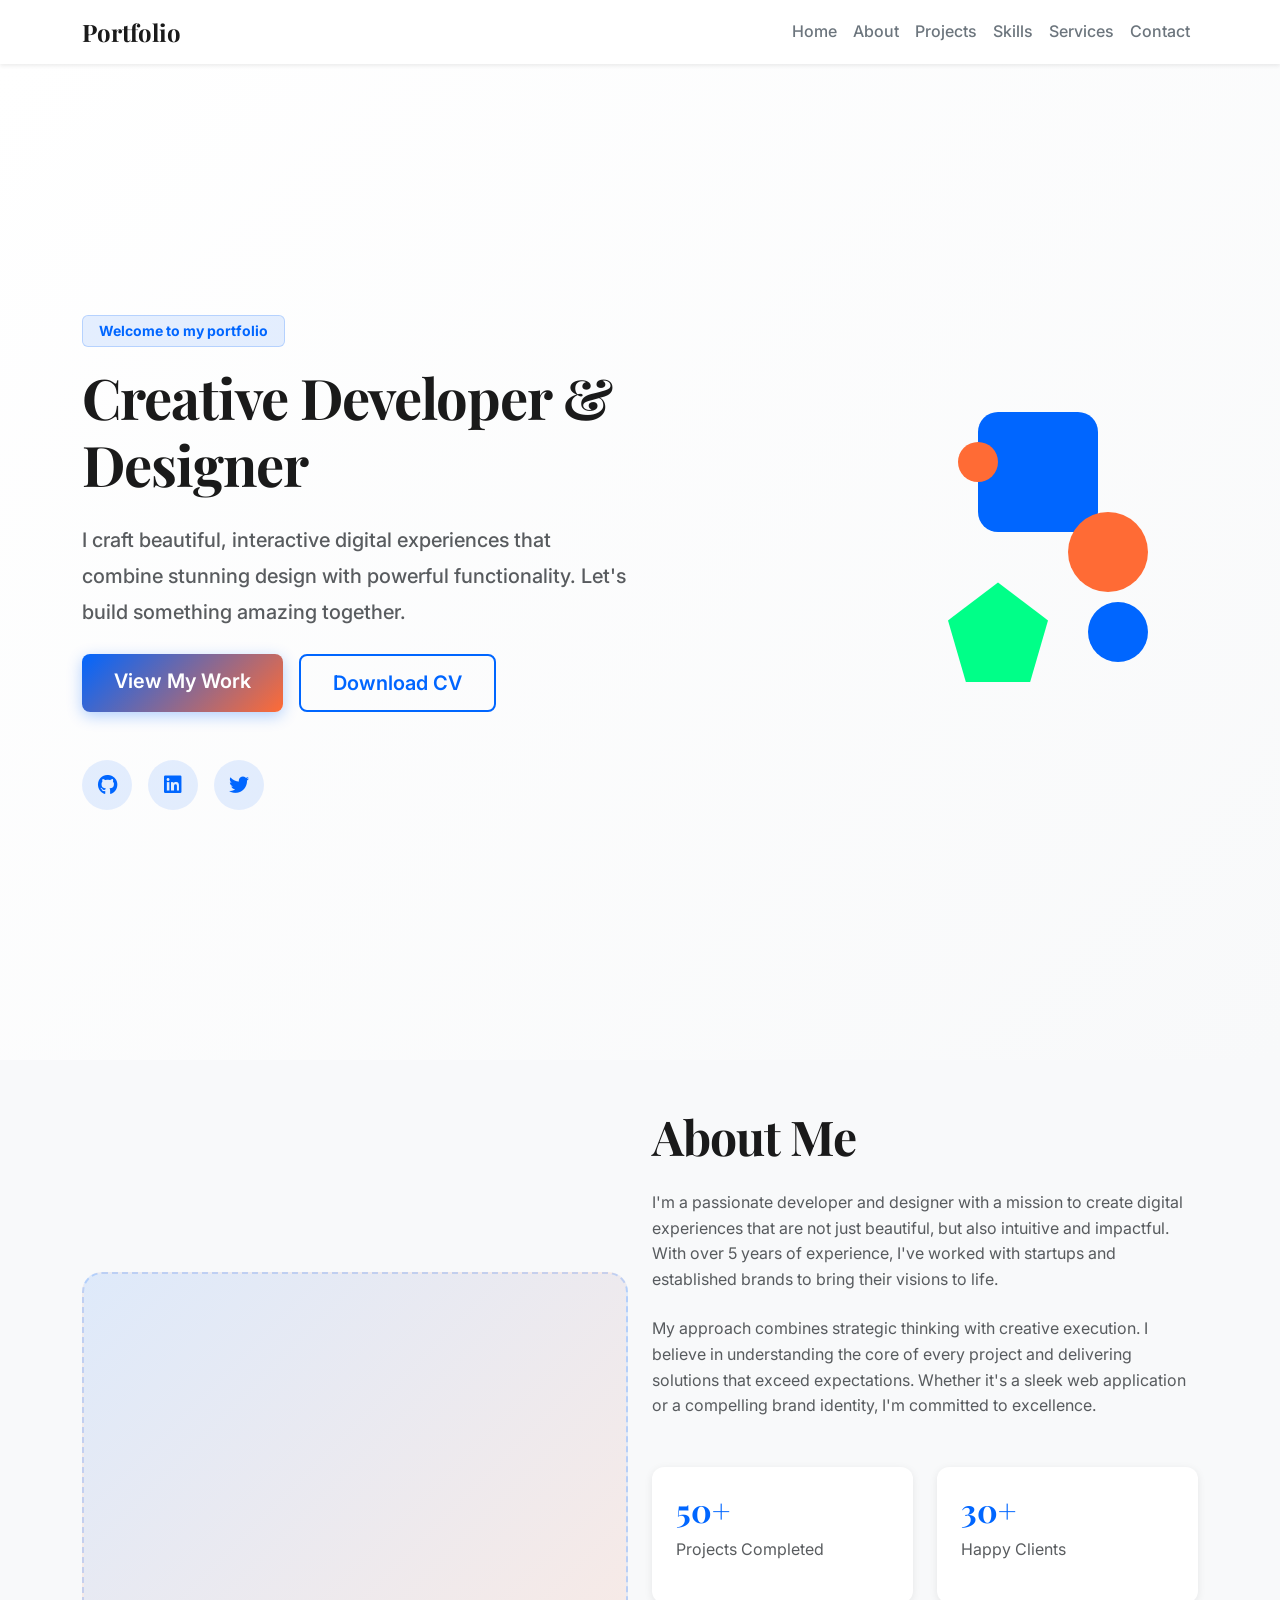
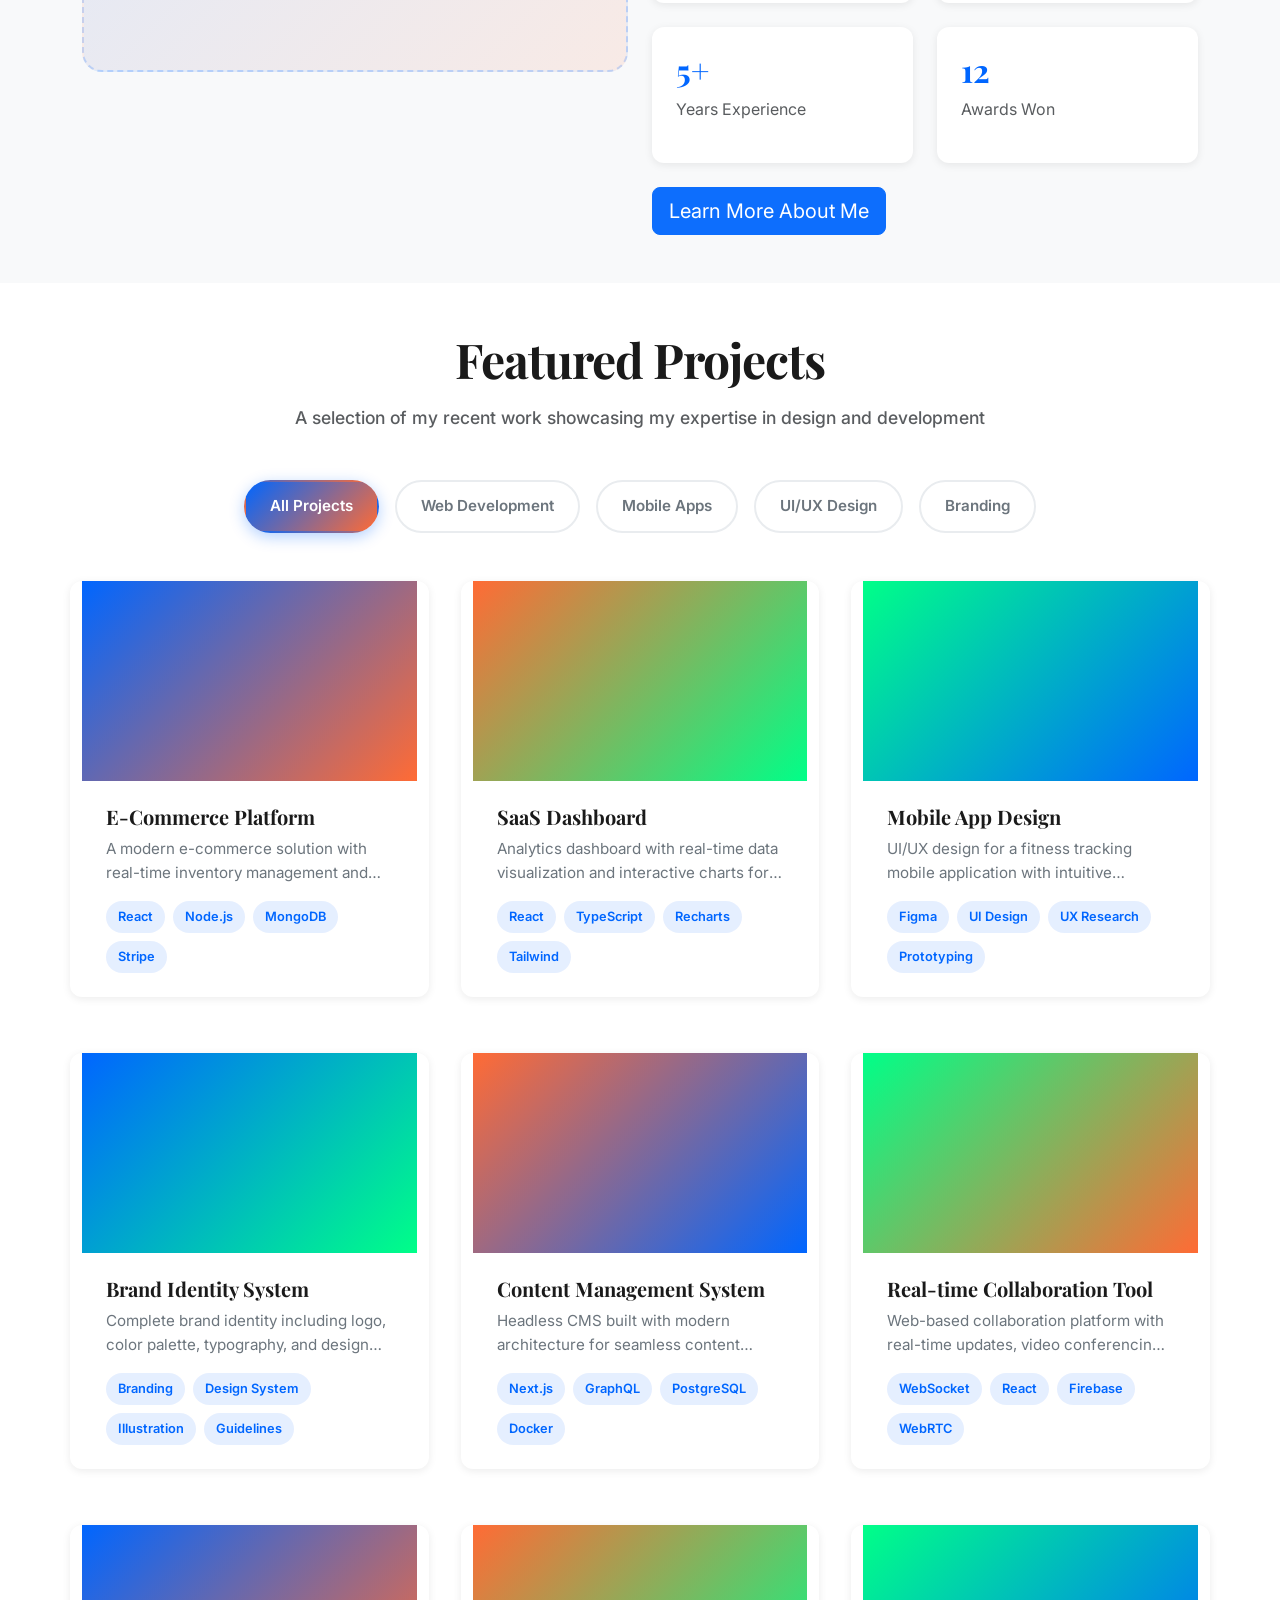
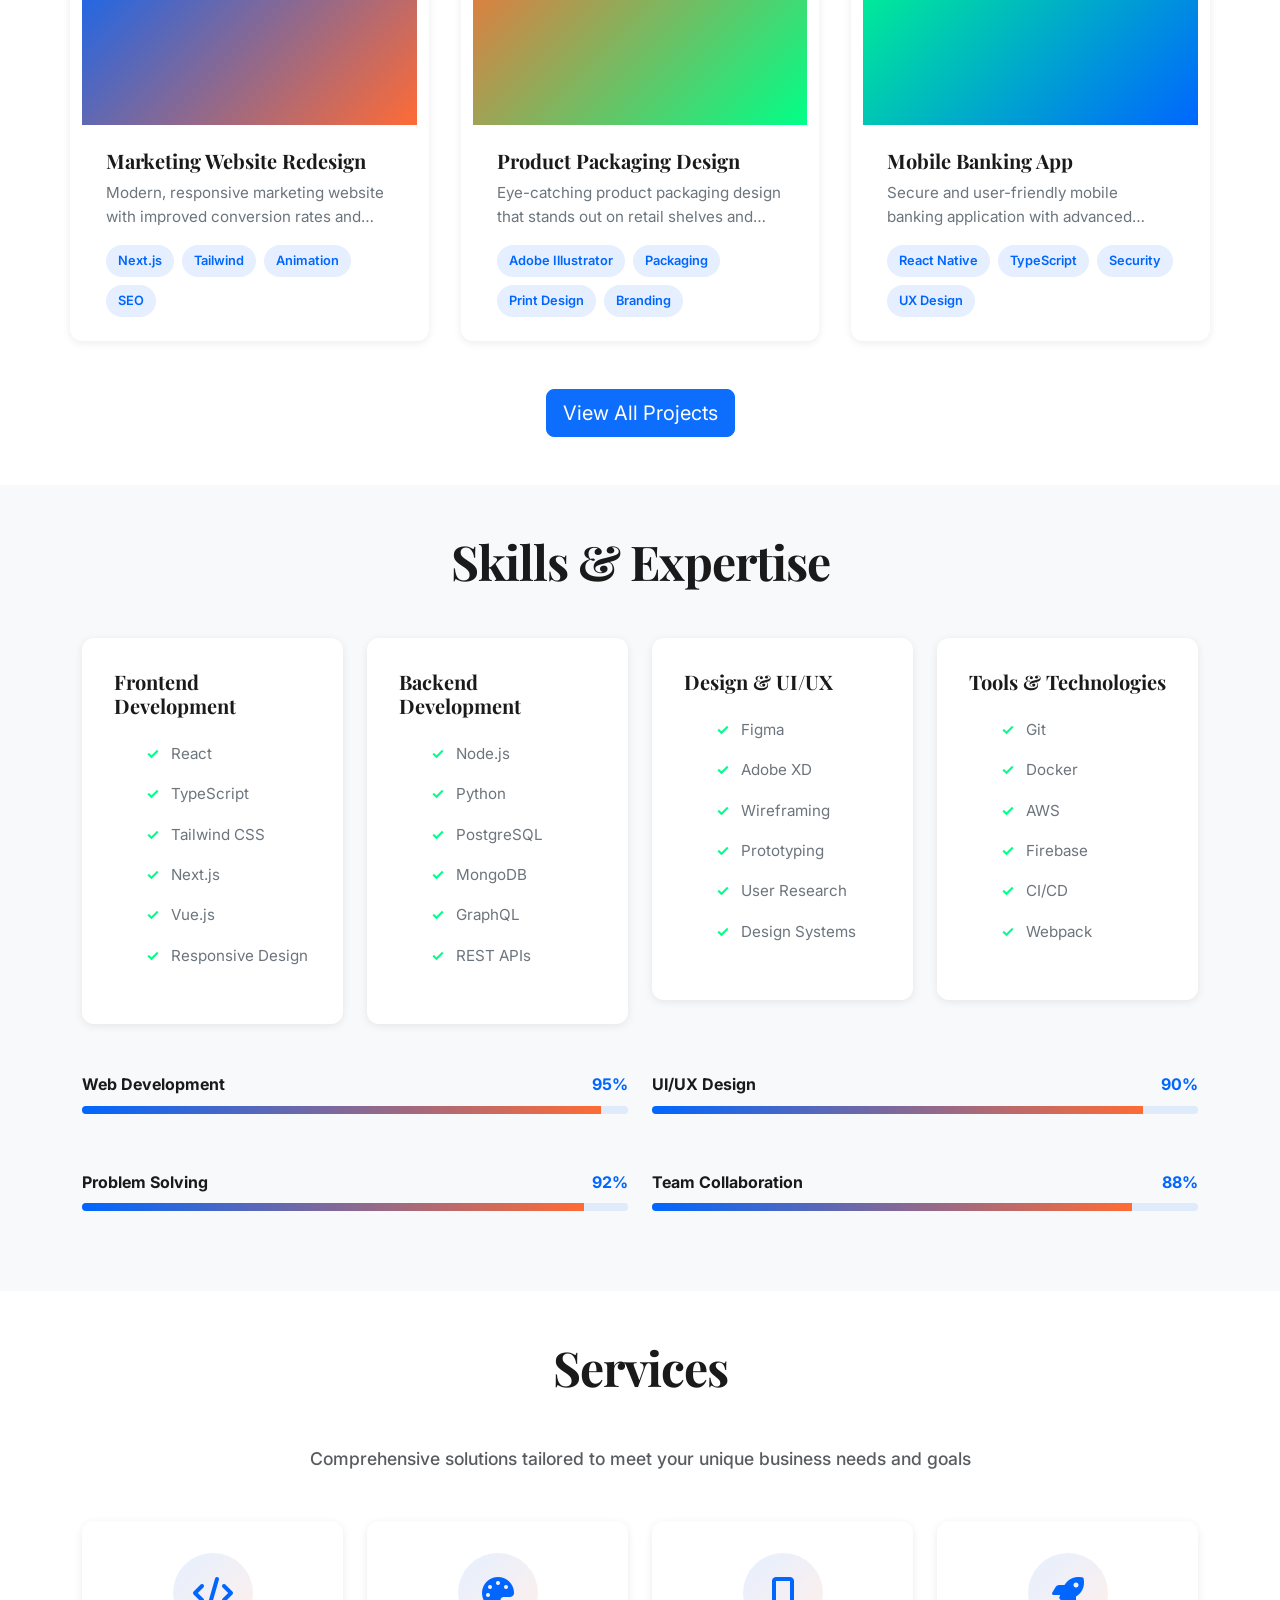
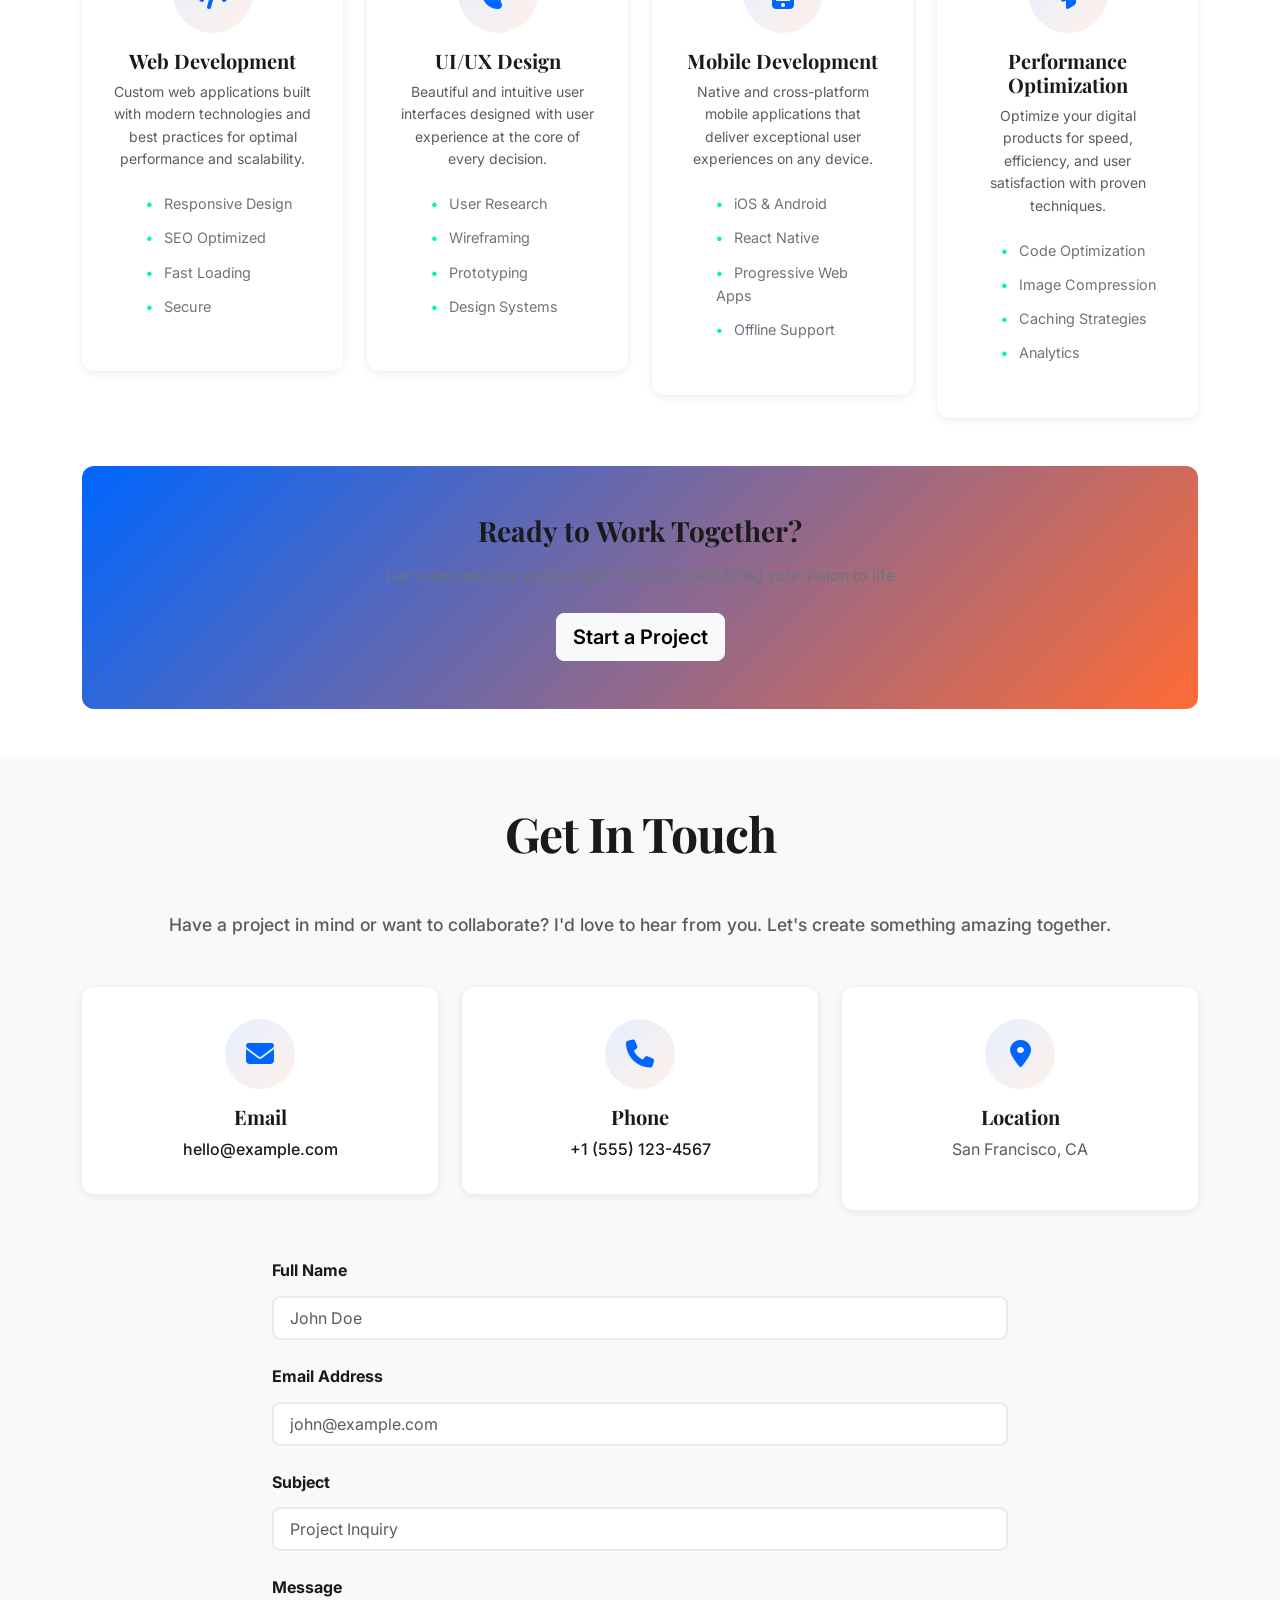
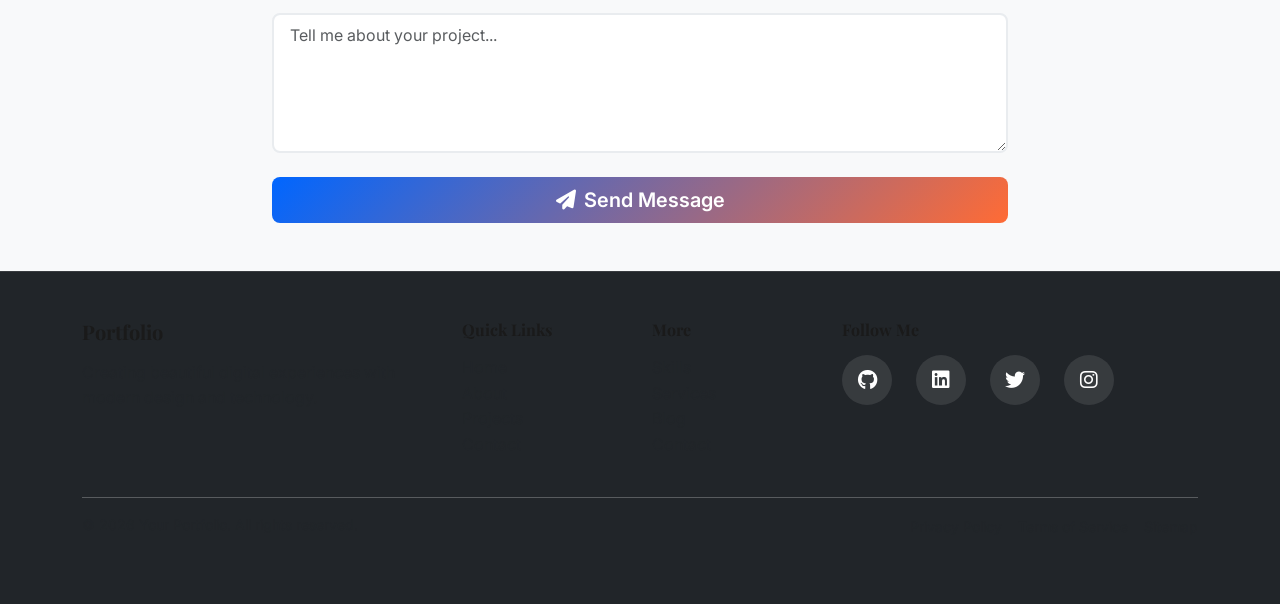
<file: index.html>
<!DOCTYPE html>
<html lang="en">
<head>
    <meta charset="UTF-8">
    <meta name="viewport" content="width=device-width, initial-scale=1.0">
    <title>Personal Portfolio - Creative Developer & Designer</title>
    
    <!-- Bootstrap CSS -->
    <link href="https://cdn.jsdelivr.net/npm/bootstrap@5.3.0/dist/css/bootstrap.min.css" rel="stylesheet">
    
    <!-- Google Fonts -->
    <link rel="preconnect" href="https://fonts.googleapis.com">
    <link rel="preconnect" href="https://fonts.gstatic.com" crossorigin>
    <link href="https://fonts.googleapis.com/css2?family=Playfair+Display:wght@700;900&family=Inter:wght@400;500;600;700&display=swap" rel="stylesheet">
    
    <!-- Font Awesome for Icons -->
    <link rel="stylesheet" href="https://cdnjs.cloudflare.com/ajax/libs/font-awesome/6.4.0/css/all.min.css">
    
    <!-- Custom CSS -->
    <link rel="stylesheet" href="./styles.css">
</head>
<body>
    <!-- Navigation -->
    <nav class="navbar navbar-expand-lg navbar-light bg-white sticky-top shadow-sm">
        <div class="container">
            <a class="navbar-brand fw-bold fs-4" href="#home">Portfolio</a>
            <button class="navbar-toggler" type="button" data-bs-toggle="collapse" data-bs-target="#navbarNav">
                <span class="navbar-toggler-icon"></span>
            </button>
            <div class="collapse navbar-collapse" id="navbarNav">
                <ul class="navbar-nav ms-auto">
                    <li class="nav-item"><a class="nav-link" href="#home">Home</a></li>
                    <li class="nav-item"><a class="nav-link" href="#about">About</a></li>
                    <li class="nav-item"><a class="nav-link" href="#projects">Projects</a></li>
                    <li class="nav-item"><a class="nav-link" href="#skills">Skills</a></li>
                    <li class="nav-item"><a class="nav-link" href="#services">Services</a></li>
                    <li class="nav-item"><a class="nav-link" href="#contact">Contact</a></li>
                </ul>
            </div>
        </div>
    </nav>

    <!-- Hero Section -->
    <section id="home" class="hero-section py-5">
        <div class="container">
            <div class="row align-items-center min-vh-100">
                <div class="col-lg-6">
                    <span class="badge bg-primary mb-3">Welcome to my portfolio</span>
                    <h1 class="display-3 fw-bold mb-4">Creative Developer & Designer</h1>
                    <p class="lead text-muted mb-4">I craft beautiful, interactive digital experiences that combine stunning design with powerful functionality. Let's build something amazing together.</p>
                    <div class="d-flex gap-3">
                        <a href="#projects" class="btn btn-primary btn-lg">View My Work</a>
                        <a href="#" class="btn btn-outline-primary btn-lg">Download CV</a>
                    </div>
                    <div class="social-links mt-5">
                        <a href="#" class="social-icon"><i class="fab fa-github"></i></a>
                        <a href="#" class="social-icon"><i class="fab fa-linkedin"></i></a>
                        <a href="#" class="social-icon"><i class="fab fa-twitter"></i></a>
                    </div>
                </div>
                <div class="col-lg-6">
                    <div class="hero-graphic">
                        <div class="shape shape-1"></div>
                        <div class="shape shape-2"></div>
                        <div class="shape shape-3"></div>
                        <div class="shape shape-4"></div>
                        <div class="shape shape-5"></div>
                    </div>
                </div>
            </div>
        </div>
    </section>

    <!-- About Section -->
    <section id="about" class="about-section py-5 bg-light">
        <div class="container">
            <div class="row align-items-center">
                <div class="col-lg-6 mb-4 mb-lg-0">
                    <div class="about-graphic">
                        <div class="about-shape"></div>
                    </div>
                </div>
                <div class="col-lg-6">
                    <h2 class="display-5 fw-bold mb-4">About Me</h2>
                    <p class="text-muted mb-4">I'm a passionate developer and designer with a mission to create digital experiences that are not just beautiful, but also intuitive and impactful. With over 5 years of experience, I've worked with startups and established brands to bring their visions to life.</p>
                    <p class="text-muted mb-4">My approach combines strategic thinking with creative execution. I believe in understanding the core of every project and delivering solutions that exceed expectations. Whether it's a sleek web application or a compelling brand identity, I'm committed to excellence.</p>
                    
                    <div class="row g-4 mt-4">
                        <div class="col-sm-6">
                            <div class="stat-card">
                                <h3 class="h2 fw-bold text-primary">50+</h3>
                                <p class="text-muted">Projects Completed</p>
                            </div>
                        </div>
                        <div class="col-sm-6">
                            <div class="stat-card">
                                <h3 class="h2 fw-bold text-primary">30+</h3>
                                <p class="text-muted">Happy Clients</p>
                            </div>
                        </div>
                        <div class="col-sm-6">
                            <div class="stat-card">
                                <h3 class="h2 fw-bold text-primary">5+</h3>
                                <p class="text-muted">Years Experience</p>
                            </div>
                        </div>
                        <div class="col-sm-6">
                            <div class="stat-card">
                                <h3 class="h2 fw-bold text-primary">12</h3>
                                <p class="text-muted">Awards Won</p>
                            </div>
                        </div>
                    </div>
                    
                    <a href="#" class="btn btn-primary btn-lg mt-4">Learn More About Me</a>
                </div>
            </div>
        </div>
    </section>

    <!-- Projects Section -->
    <section id="projects" class="projects-section py-5">
        <div class="container">
            <div class="text-center mb-5">
                <h2 class="display-5 fw-bold mb-3">Featured Projects</h2>
                <p class="text-muted lead">A selection of my recent work showcasing my expertise in design and development</p>
            </div>

            <!-- Category Filter -->
            <div class="filter-buttons d-flex flex-wrap justify-content-center gap-3 mb-5">
                <button class="filter-btn active" data-filter="all">All Projects</button>
                <button class="filter-btn" data-filter="web">Web Development</button>
                <button class="filter-btn" data-filter="mobile">Mobile Apps</button>
                <button class="filter-btn" data-filter="design">UI/UX Design</button>
                <button class="filter-btn" data-filter="branding">Branding</button>
            </div>

            <!-- Projects Grid -->
            <div class="projects-grid row g-4" id="projectsGrid">
                <!-- Projects will be inserted here by JavaScript -->
            </div>

            <div class="text-center mt-5">
                <a href="#" class="btn btn-primary btn-lg">View All Projects</a>
            </div>
        </div>
    </section>

    <!-- Skills Section -->
    <section id="skills" class="skills-section py-5 bg-light">
        <div class="container">
            <h2 class="display-5 fw-bold text-center mb-5">Skills & Expertise</h2>
            
            <div class="row g-4 mb-5">
                <div class="col-md-6 col-lg-3">
                    <div class="skill-card">
                        <h5 class="fw-bold mb-3">Frontend Development</h5>
                        <ul class="skill-list">
                            <li>React</li>
                            <li>TypeScript</li>
                            <li>Tailwind CSS</li>
                            <li>Next.js</li>
                            <li>Vue.js</li>
                            <li>Responsive Design</li>
                        </ul>
                    </div>
                </div>
                <div class="col-md-6 col-lg-3">
                    <div class="skill-card">
                        <h5 class="fw-bold mb-3">Backend Development</h5>
                        <ul class="skill-list">
                            <li>Node.js</li>
                            <li>Python</li>
                            <li>PostgreSQL</li>
                            <li>MongoDB</li>
                            <li>GraphQL</li>
                            <li>REST APIs</li>
                        </ul>
                    </div>
                </div>
                <div class="col-md-6 col-lg-3">
                    <div class="skill-card">
                        <h5 class="fw-bold mb-3">Design & UI/UX</h5>
                        <ul class="skill-list">
                            <li>Figma</li>
                            <li>Adobe XD</li>
                            <li>Wireframing</li>
                            <li>Prototyping</li>
                            <li>User Research</li>
                            <li>Design Systems</li>
                        </ul>
                    </div>
                </div>
                <div class="col-md-6 col-lg-3">
                    <div class="skill-card">
                        <h5 class="fw-bold mb-3">Tools & Technologies</h5>
                        <ul class="skill-list">
                            <li>Git</li>
                            <li>Docker</li>
                            <li>AWS</li>
                            <li>Firebase</li>
                            <li>CI/CD</li>
                            <li>Webpack</li>
                        </ul>
                    </div>
                </div>
            </div>

            <!-- Proficiency Levels -->
            <div class="row g-4">
                <div class="col-md-6">
                    <div class="proficiency-item">
                        <div class="d-flex justify-content-between mb-2">
                            <span class="fw-bold">Web Development</span>
                            <span class="text-primary fw-bold">95%</span>
                        </div>
                        <div class="progress">
                            <div class="progress-bar bg-primary" style="width: 95%"></div>
                        </div>
                    </div>
                </div>
                <div class="col-md-6">
                    <div class="proficiency-item">
                        <div class="d-flex justify-content-between mb-2">
                            <span class="fw-bold">UI/UX Design</span>
                            <span class="text-primary fw-bold">90%</span>
                        </div>
                        <div class="progress">
                            <div class="progress-bar bg-primary" style="width: 90%"></div>
                        </div>
                    </div>
                </div>
                <div class="col-md-6">
                    <div class="proficiency-item">
                        <div class="d-flex justify-content-between mb-2">
                            <span class="fw-bold">Problem Solving</span>
                            <span class="text-primary fw-bold">92%</span>
                        </div>
                        <div class="progress">
                            <div class="progress-bar bg-primary" style="width: 92%"></div>
                        </div>
                    </div>
                </div>
                <div class="col-md-6">
                    <div class="proficiency-item">
                        <div class="d-flex justify-content-between mb-2">
                            <span class="fw-bold">Team Collaboration</span>
                            <span class="text-primary fw-bold">88%</span>
                        </div>
                        <div class="progress">
                            <div class="progress-bar bg-primary" style="width: 88%"></div>
                        </div>
                    </div>
                </div>
            </div>
        </div>
    </section>

    <!-- Services Section -->
    <section id="services" class="services-section py-5">
        <div class="container">
            <h2 class="display-5 fw-bold text-center mb-5">Services</h2>
            <p class="text-center text-muted lead mb-5">Comprehensive solutions tailored to meet your unique business needs and goals</p>

            <div class="row g-4 mb-5">
                <div class="col-md-6 col-lg-3">
                    <div class="service-card">
                        <div class="service-icon">
                            <i class="fas fa-code"></i>
                        </div>
                        <h5 class="fw-bold mt-3 mb-2">Web Development</h5>
                        <p class="text-muted small">Custom web applications built with modern technologies and best practices for optimal performance and scalability.</p>
                        <ul class="service-features">
                            <li>Responsive Design</li>
                            <li>SEO Optimized</li>
                            <li>Fast Loading</li>
                            <li>Secure</li>
                        </ul>
                    </div>
                </div>
                <div class="col-md-6 col-lg-3">
                    <div class="service-card">
                        <div class="service-icon">
                            <i class="fas fa-palette"></i>
                        </div>
                        <h5 class="fw-bold mt-3 mb-2">UI/UX Design</h5>
                        <p class="text-muted small">Beautiful and intuitive user interfaces designed with user experience at the core of every decision.</p>
                        <ul class="service-features">
                            <li>User Research</li>
                            <li>Wireframing</li>
                            <li>Prototyping</li>
                            <li>Design Systems</li>
                        </ul>
                    </div>
                </div>
                <div class="col-md-6 col-lg-3">
                    <div class="service-card">
                        <div class="service-icon">
                            <i class="fas fa-mobile-alt"></i>
                        </div>
                        <h5 class="fw-bold mt-3 mb-2">Mobile Development</h5>
                        <p class="text-muted small">Native and cross-platform mobile applications that deliver exceptional user experiences on any device.</p>
                        <ul class="service-features">
                            <li>iOS & Android</li>
                            <li>React Native</li>
                            <li>Progressive Web Apps</li>
                            <li>Offline Support</li>
                        </ul>
                    </div>
                </div>
                <div class="col-md-6 col-lg-3">
                    <div class="service-card">
                        <div class="service-icon">
                            <i class="fas fa-rocket"></i>
                        </div>
                        <h5 class="fw-bold mt-3 mb-2">Performance Optimization</h5>
                        <p class="text-muted small">Optimize your digital products for speed, efficiency, and user satisfaction with proven techniques.</p>
                        <ul class="service-features">
                            <li>Code Optimization</li>
                            <li>Image Compression</li>
                            <li>Caching Strategies</li>
                            <li>Analytics</li>
                        </ul>
                    </div>
                </div>
            </div>

            <div class="cta-section bg-gradient-primary text-white p-5 rounded-lg text-center">
                <h3 class="fw-bold mb-3">Ready to Work Together?</h3>
                <p class="mb-4">Let's discuss your project and how I can help bring your vision to life</p>
                <a href="#contact" class="btn btn-light btn-lg">Start a Project</a>
            </div>
        </div>
    </section>

    <!-- Contact Section -->
    <section id="contact" class="contact-section py-5 bg-light">
        <div class="container">
            <h2 class="display-5 fw-bold text-center mb-5">Get In Touch</h2>
            <p class="text-center text-muted lead mb-5">Have a project in mind or want to collaborate? I'd love to hear from you. Let's create something amazing together.</p>

            <div class="row g-4">
                <div class="col-lg-4">
                    <div class="contact-info-card">
                        <div class="contact-icon">
                            <i class="fas fa-envelope"></i>
                        </div>
                        <h5 class="fw-bold mt-3">Email</h5>
                        <a href="mailto:hello@example.com" class="text-decoration-none">hello@example.com</a>
                    </div>
                </div>
                <div class="col-lg-4">
                    <div class="contact-info-card">
                        <div class="contact-icon">
                            <i class="fas fa-phone"></i>
                        </div>
                        <h5 class="fw-bold mt-3">Phone</h5>
                        <a href="tel:+15551234567" class="text-decoration-none">+1 (555) 123-4567</a>
                    </div>
                </div>
                <div class="col-lg-4">
                    <div class="contact-info-card">
                        <div class="contact-icon">
                            <i class="fas fa-map-marker-alt"></i>
                        </div>
                        <h5 class="fw-bold mt-3">Location</h5>
                        <p class="text-muted">San Francisco, CA</p>
                    </div>
                </div>
            </div>

            <div class="row mt-5">
                <div class="col-lg-8 mx-auto">
                    <form id="contactForm" class="contact-form">
                        <div class="mb-4">
                            <label for="name" class="form-label fw-bold">Full Name</label>
                            <input type="text" class="form-control form-control-lg" id="name" placeholder="John Doe" required>
                        </div>
                        <div class="mb-4">
                            <label for="email" class="form-label fw-bold">Email Address</label>
                            <input type="email" class="form-control form-control-lg" id="email" placeholder="john@example.com" required>
                        </div>
                        <div class="mb-4">
                            <label for="subject" class="form-label fw-bold">Subject</label>
                            <input type="text" class="form-control form-control-lg" id="subject" placeholder="Project Inquiry" required>
                        </div>
                        <div class="mb-4">
                            <label for="message" class="form-label fw-bold">Message</label>
                            <textarea class="form-control form-control-lg" id="message" rows="5" placeholder="Tell me about your project..." required></textarea>
                        </div>
                        <button type="submit" class="btn btn-primary btn-lg w-100">
                            <i class="fas fa-paper-plane me-2"></i>Send Message
                        </button>
                    </form>
                </div>
            </div>
        </div>
    </section>

    <!-- Footer -->
    <footer class="footer bg-dark text-white py-5">
        <div class="container">
            <div class="row g-4 mb-4">
                <div class="col-md-4">
                    <h5 class="fw-bold mb-3">Portfolio</h5>
                    <p class="text-muted">Creating beautiful digital experiences with modern design and technology.</p>
                </div>
                <div class="col-md-2">
                    <h6 class="fw-bold mb-3">Quick Links</h6>
                    <ul class="list-unstyled">
                        <li><a href="#home" class="text-decoration-none text-muted">Home</a></li>
                        <li><a href="#about" class="text-decoration-none text-muted">About</a></li>
                        <li><a href="#projects" class="text-decoration-none text-muted">Projects</a></li>
                        <li><a href="#contact" class="text-decoration-none text-muted">Contact</a></li>
                    </ul>
                </div>
                <div class="col-md-2">
                    <h6 class="fw-bold mb-3">More</h6>
                    <ul class="list-unstyled">
                        <li><a href="#" class="text-decoration-none text-muted">Skills</a></li>
                        <li><a href="#" class="text-decoration-none text-muted">Services</a></li>
                        <li><a href="#" class="text-decoration-none text-muted">Blog</a></li>
                        <li><a href="#" class="text-decoration-none text-muted">Contact</a></li>
                    </ul>
                </div>
                <div class="col-md-4">
                    <h6 class="fw-bold mb-3">Follow Me</h6>
                    <div class="social-links">
                        <a href="#" class="social-icon"><i class="fab fa-github"></i></a>
                        <a href="#" class="social-icon"><i class="fab fa-linkedin"></i></a>
                        <a href="#" class="social-icon"><i class="fab fa-twitter"></i></a>
                        <a href="#" class="social-icon"><i class="fab fa-instagram"></i></a>
                    </div>
                </div>
            </div>
            <hr class="bg-secondary">
            <div class="row">
                <div class="col-md-6">
                    <p class="text-muted small">© 2026 Your Portfolio. All rights reserved.</p>
                </div>
                <div class="col-md-6 text-md-end">
                    <ul class="list-unstyled d-flex gap-3 justify-content-md-end">
                        <li><a href="#" class="text-decoration-none text-muted small">Privacy Policy</a></li>
                        <li><a href="#" class="text-decoration-none text-muted small">Terms of Service</a></li>
                        <li><a href="#" class="text-decoration-none text-muted small">Sitemap</a></li>
                    </ul>
                </div>
            </div>
        </div>
    </footer>

    <!-- Bootstrap JS -->
    <script src="https://cdn.jsdelivr.net/npm/bootstrap@5.3.0/dist/js/bootstrap.bundle.min.js"></script>
    
    <!-- Custom JavaScript -->
    <script src="./script.js"></script>
</body>
</html>
</file>
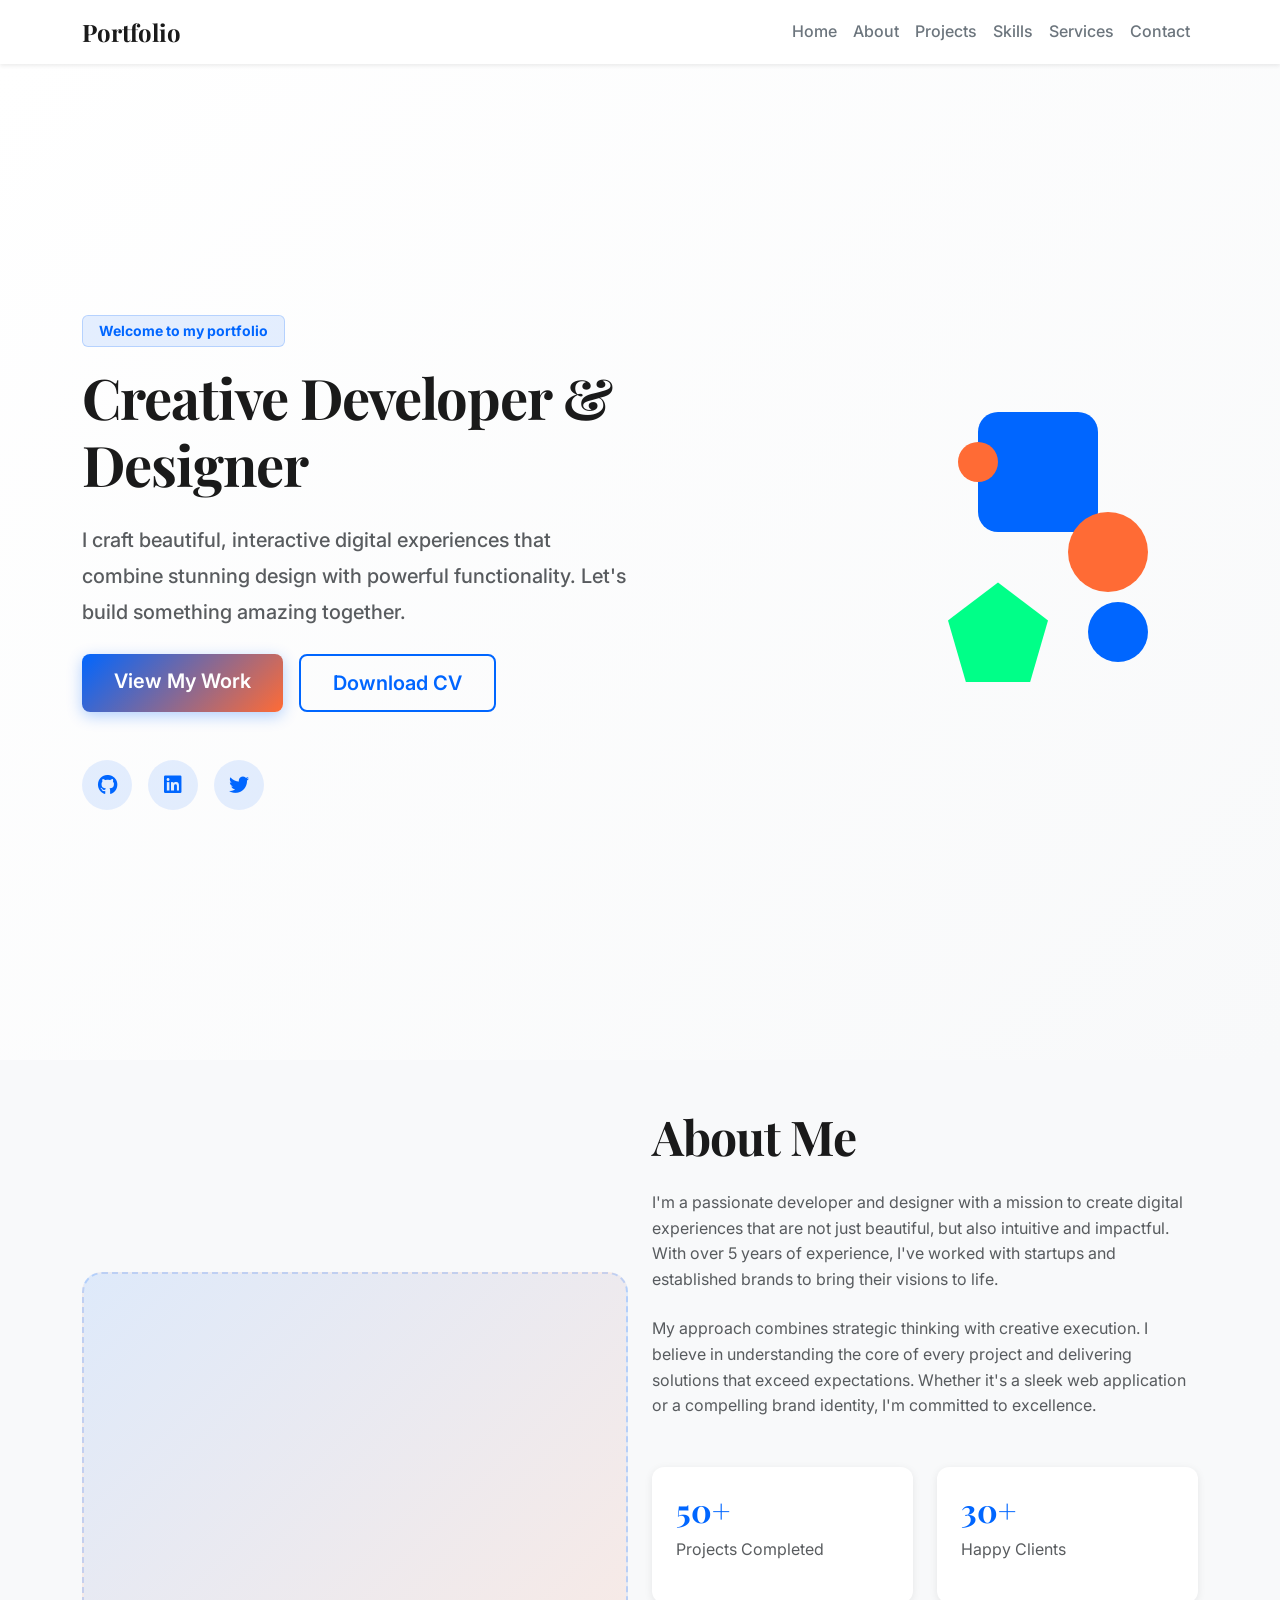
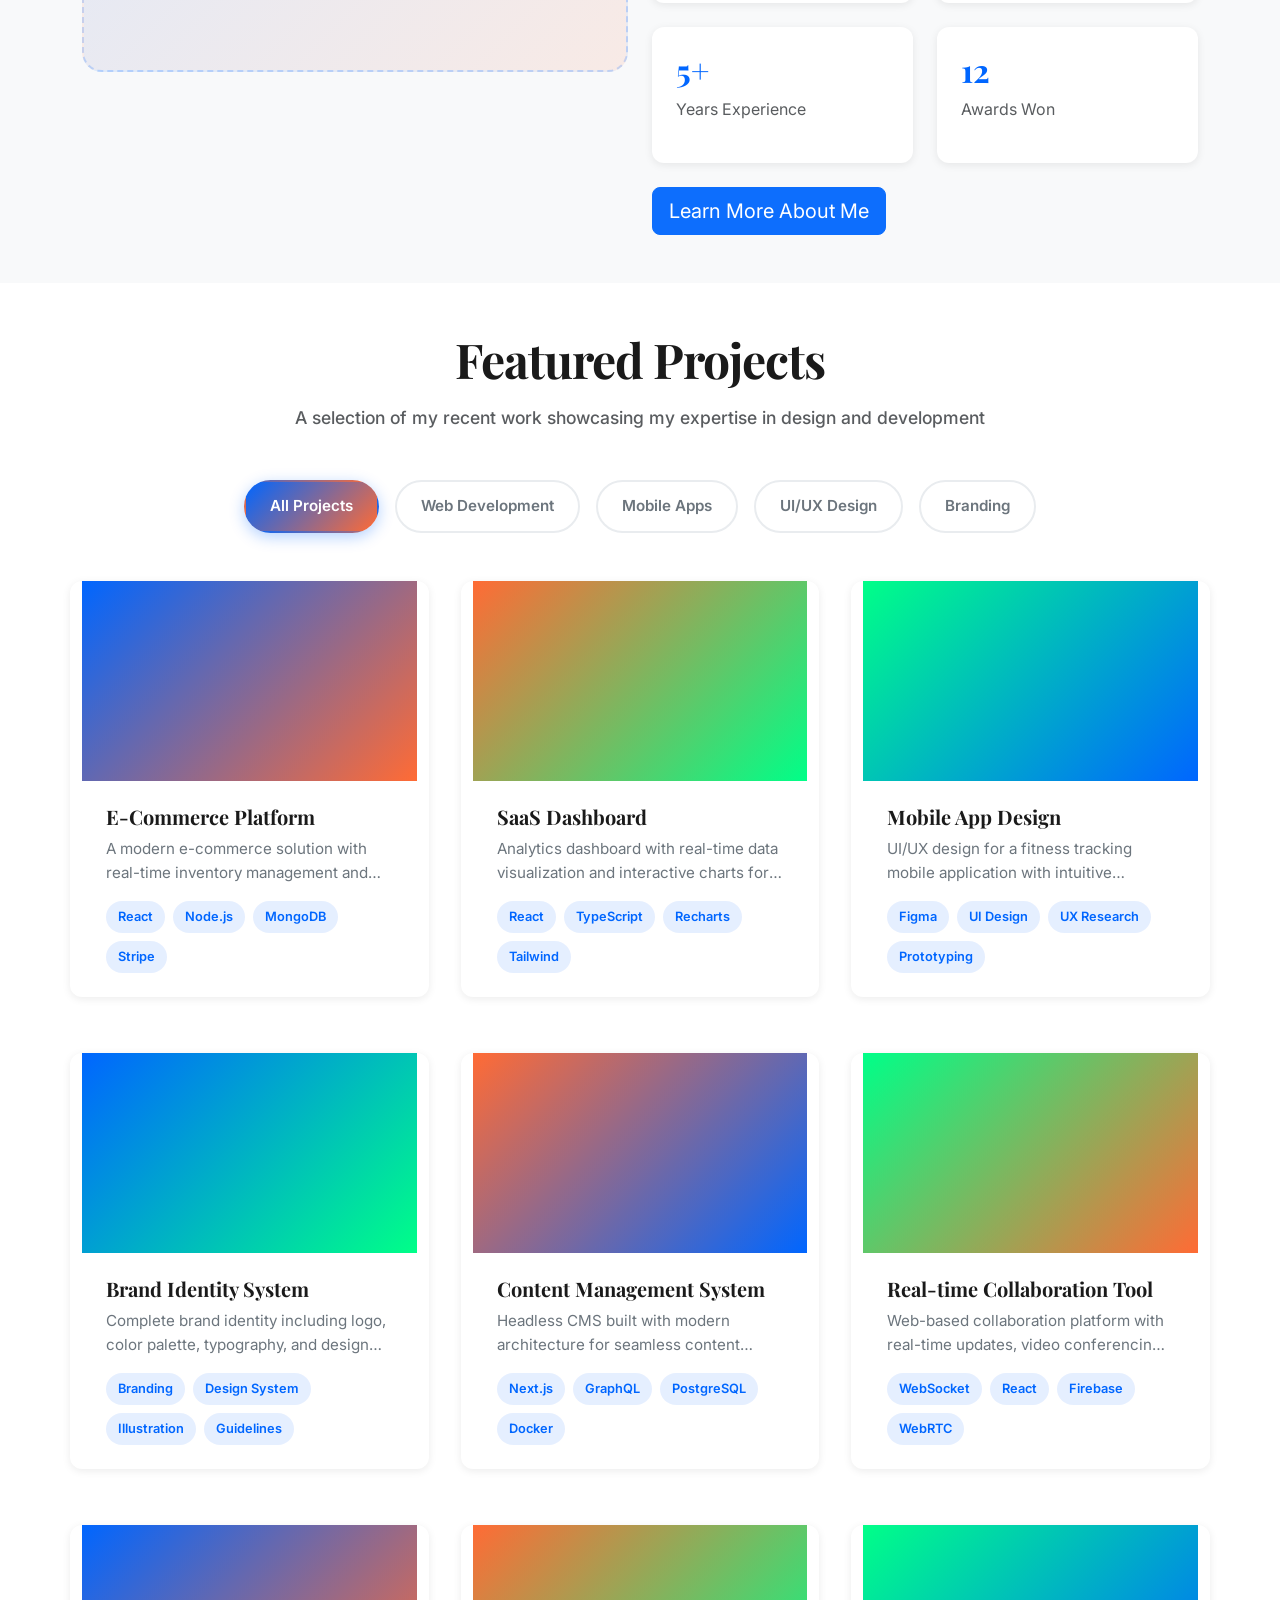
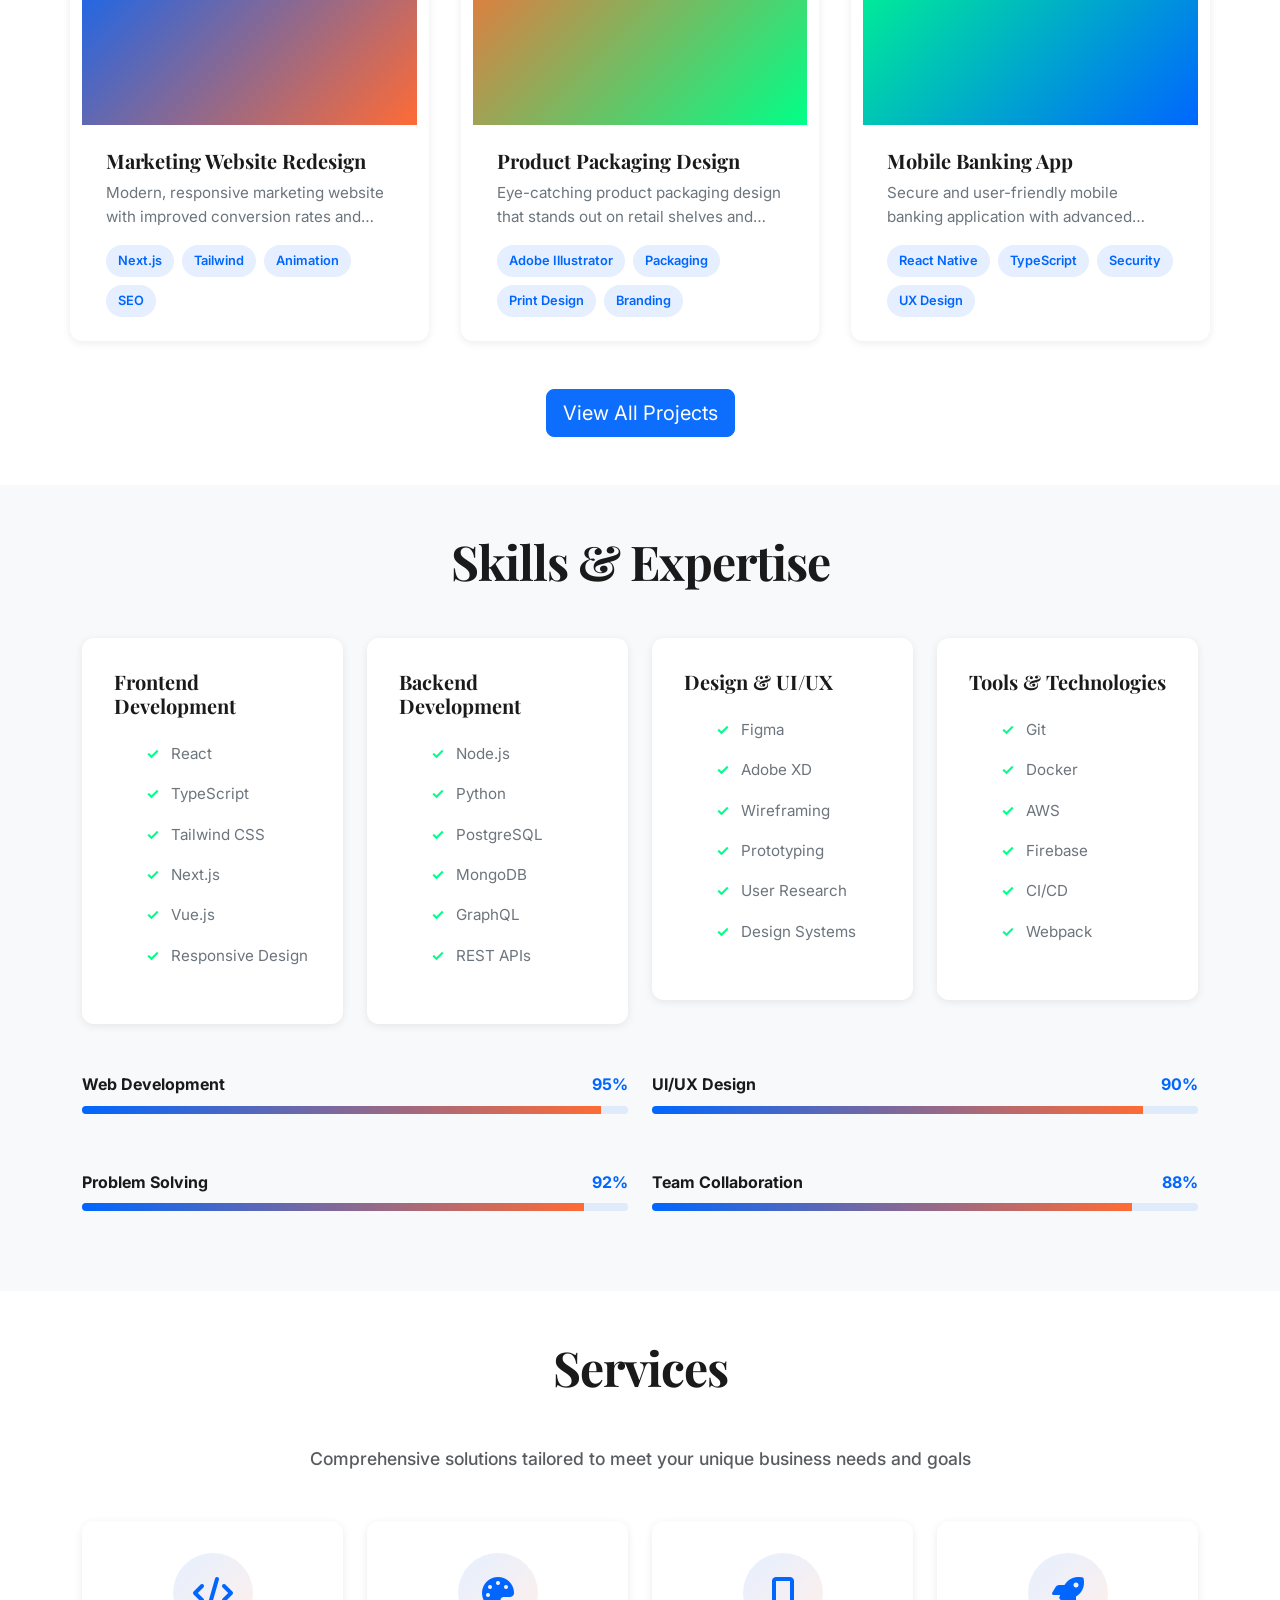
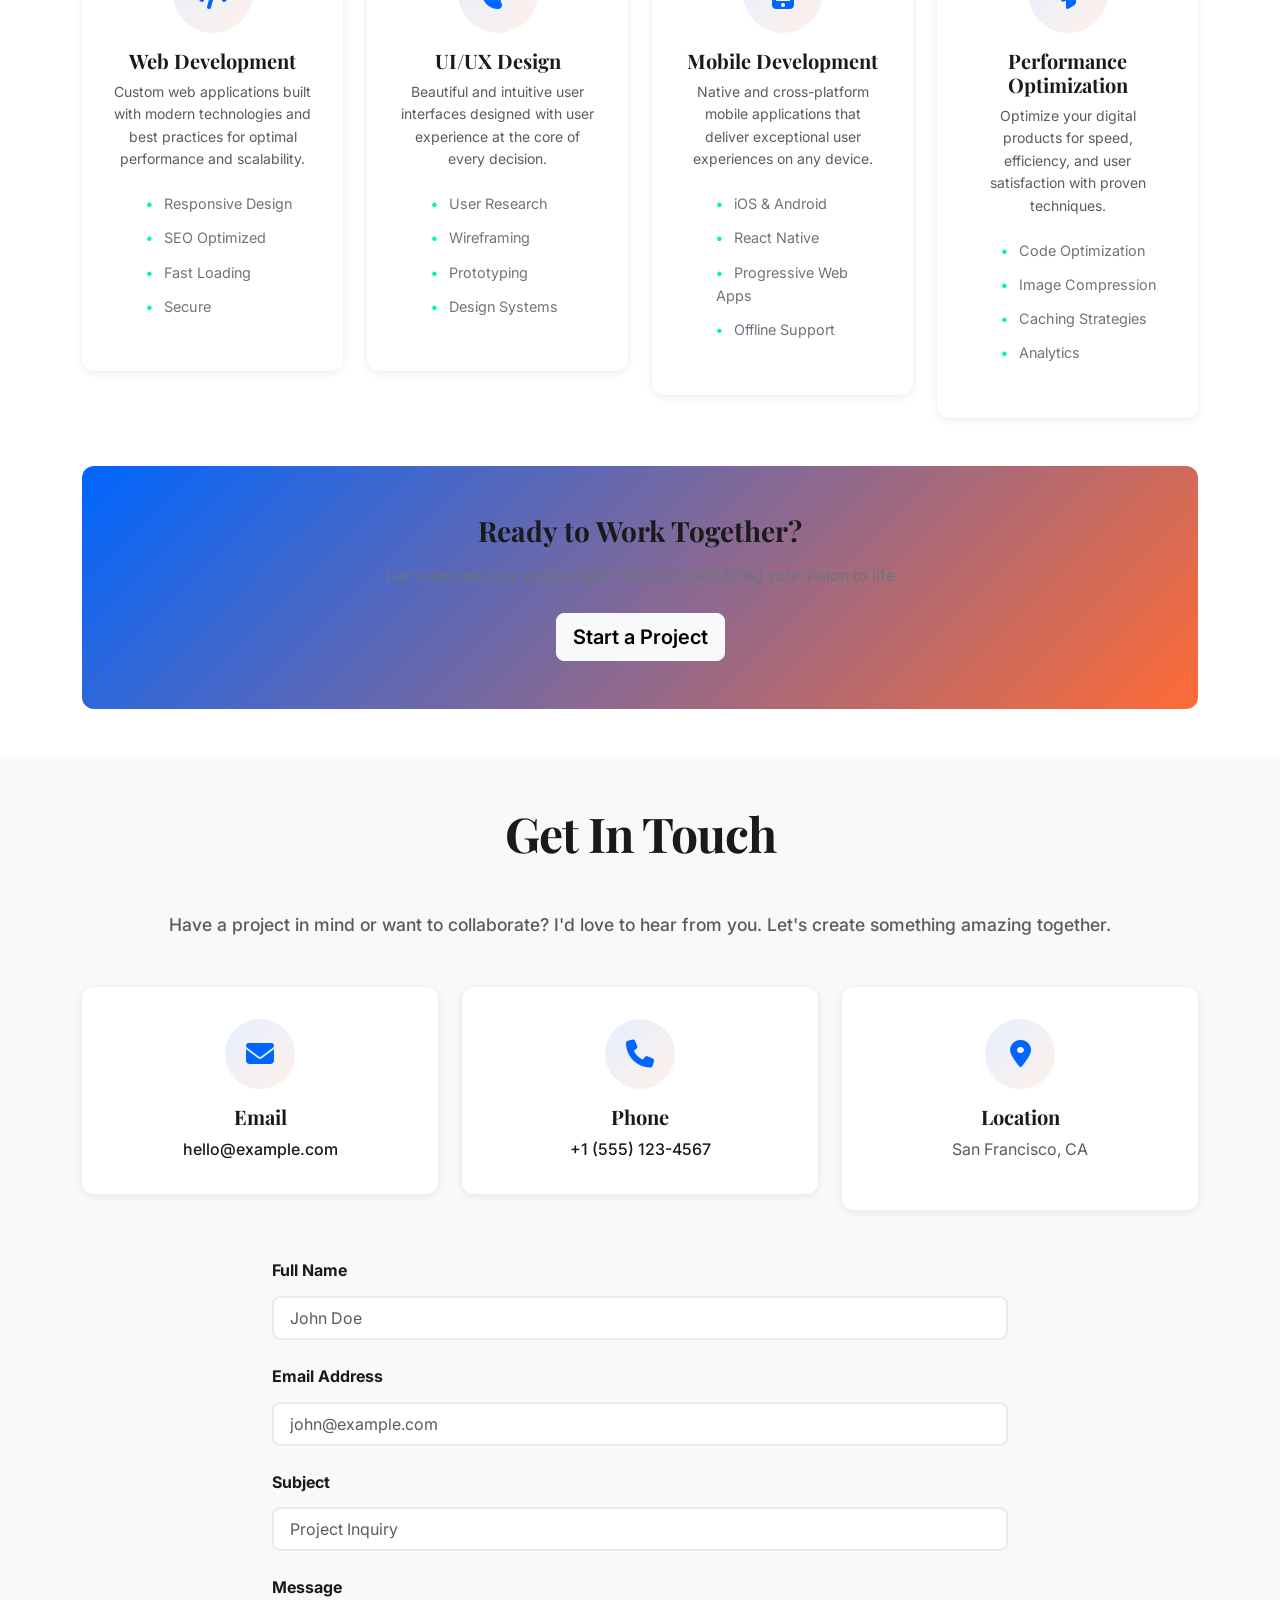
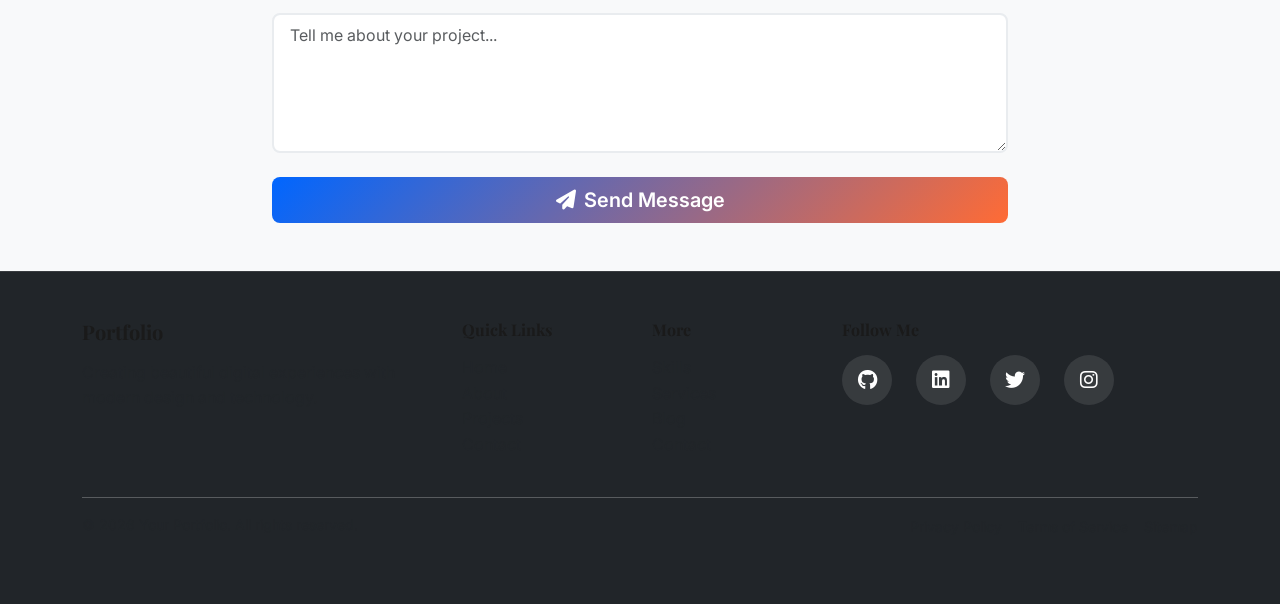
<file: index (1).html>
<!DOCTYPE html>
<html lang="en">
<head>
    <meta charset="UTF-8">
    <meta name="viewport" content="width=device-width, initial-scale=1.0">
    <title>Personal Portfolio - Creative Developer & Designer</title>
    
    <!-- Bootstrap CSS -->
    <link href="https://cdn.jsdelivr.net/npm/bootstrap@5.3.0/dist/css/bootstrap.min.css" rel="stylesheet">
    
    <!-- Google Fonts -->
    <link rel="preconnect" href="https://fonts.googleapis.com">
    <link rel="preconnect" href="https://fonts.gstatic.com" crossorigin>
    <link href="https://fonts.googleapis.com/css2?family=Playfair+Display:wght@700;900&family=Inter:wght@400;500;600;700&display=swap" rel="stylesheet">
    
    <!-- Font Awesome for Icons -->
    <link rel="stylesheet" href="https://cdnjs.cloudflare.com/ajax/libs/font-awesome/6.4.0/css/all.min.css">
    
    <!-- Custom CSS -->
    <link rel="stylesheet" href="styles.css">
</head>
<body>
    <!-- Navigation -->
    <nav class="navbar navbar-expand-lg navbar-light bg-white sticky-top shadow-sm">
        <div class="container">
            <a class="navbar-brand fw-bold fs-4" href="#home">Portfolio</a>
            <button class="navbar-toggler" type="button" data-bs-toggle="collapse" data-bs-target="#navbarNav">
                <span class="navbar-toggler-icon"></span>
            </button>
            <div class="collapse navbar-collapse" id="navbarNav">
                <ul class="navbar-nav ms-auto">
                    <li class="nav-item"><a class="nav-link" href="#home">Home</a></li>
                    <li class="nav-item"><a class="nav-link" href="#about">About</a></li>
                    <li class="nav-item"><a class="nav-link" href="#projects">Projects</a></li>
                    <li class="nav-item"><a class="nav-link" href="#skills">Skills</a></li>
                    <li class="nav-item"><a class="nav-link" href="#services">Services</a></li>
                    <li class="nav-item"><a class="nav-link" href="#contact">Contact</a></li>
                </ul>
            </div>
        </div>
    </nav>

    <!-- Hero Section -->
    <section id="home" class="hero-section py-5">
        <div class="container">
            <div class="row align-items-center min-vh-100">
                <div class="col-lg-6">
                    <span class="badge bg-primary mb-3">Welcome to my portfolio</span>
                    <h1 class="display-3 fw-bold mb-4">Creative Developer & Designer</h1>
                    <p class="lead text-muted mb-4">I craft beautiful, interactive digital experiences that combine stunning design with powerful functionality. Let's build something amazing together.</p>
                    <div class="d-flex gap-3">
                        <a href="#projects" class="btn btn-primary btn-lg">View My Work</a>
                        <a href="#" class="btn btn-outline-primary btn-lg">Download CV</a>
                    </div>
                    <div class="social-links mt-5">
                        <a href="#" class="social-icon"><i class="fab fa-github"></i></a>
                        <a href="#" class="social-icon"><i class="fab fa-linkedin"></i></a>
                        <a href="#" class="social-icon"><i class="fab fa-twitter"></i></a>
                    </div>
                </div>
                <div class="col-lg-6">
                    <div class="hero-graphic">
                        <div class="shape shape-1"></div>
                        <div class="shape shape-2"></div>
                        <div class="shape shape-3"></div>
                        <div class="shape shape-4"></div>
                        <div class="shape shape-5"></div>
                    </div>
                </div>
            </div>
        </div>
    </section>

    <!-- About Section -->
    <section id="about" class="about-section py-5 bg-light">
        <div class="container">
            <div class="row align-items-center">
                <div class="col-lg-6 mb-4 mb-lg-0">
                    <div class="about-graphic">
                        <div class="about-shape"></div>
                    </div>
                </div>
                <div class="col-lg-6">
                    <h2 class="display-5 fw-bold mb-4">About Me</h2>
                    <p class="text-muted mb-4">I'm a passionate developer and designer with a mission to create digital experiences that are not just beautiful, but also intuitive and impactful. With over 5 years of experience, I've worked with startups and established brands to bring their visions to life.</p>
                    <p class="text-muted mb-4">My approach combines strategic thinking with creative execution. I believe in understanding the core of every project and delivering solutions that exceed expectations. Whether it's a sleek web application or a compelling brand identity, I'm committed to excellence.</p>
                    
                    <div class="row g-4 mt-4">
                        <div class="col-sm-6">
                            <div class="stat-card">
                                <h3 class="h2 fw-bold text-primary">50+</h3>
                                <p class="text-muted">Projects Completed</p>
                            </div>
                        </div>
                        <div class="col-sm-6">
                            <div class="stat-card">
                                <h3 class="h2 fw-bold text-primary">30+</h3>
                                <p class="text-muted">Happy Clients</p>
                            </div>
                        </div>
                        <div class="col-sm-6">
                            <div class="stat-card">
                                <h3 class="h2 fw-bold text-primary">5+</h3>
                                <p class="text-muted">Years Experience</p>
                            </div>
                        </div>
                        <div class="col-sm-6">
                            <div class="stat-card">
                                <h3 class="h2 fw-bold text-primary">12</h3>
                                <p class="text-muted">Awards Won</p>
                            </div>
                        </div>
                    </div>
                    
                    <a href="#" class="btn btn-primary btn-lg mt-4">Learn More About Me</a>
                </div>
            </div>
        </div>
    </section>

    <!-- Projects Section -->
    <section id="projects" class="projects-section py-5">
        <div class="container">
            <div class="text-center mb-5">
                <h2 class="display-5 fw-bold mb-3">Featured Projects</h2>
                <p class="text-muted lead">A selection of my recent work showcasing my expertise in design and development</p>
            </div>

            <!-- Category Filter -->
            <div class="filter-buttons d-flex flex-wrap justify-content-center gap-3 mb-5">
                <button class="filter-btn active" data-filter="all">All Projects</button>
                <button class="filter-btn" data-filter="web">Web Development</button>
                <button class="filter-btn" data-filter="mobile">Mobile Apps</button>
                <button class="filter-btn" data-filter="design">UI/UX Design</button>
                <button class="filter-btn" data-filter="branding">Branding</button>
            </div>

            <!-- Projects Grid -->
            <div class="projects-grid row g-4" id="projectsGrid">
                <!-- Projects will be inserted here by JavaScript -->
            </div>

            <div class="text-center mt-5">
                <a href="#" class="btn btn-primary btn-lg">View All Projects</a>
            </div>
        </div>
    </section>

    <!-- Skills Section -->
    <section id="skills" class="skills-section py-5 bg-light">
        <div class="container">
            <h2 class="display-5 fw-bold text-center mb-5">Skills & Expertise</h2>
            
            <div class="row g-4 mb-5">
                <div class="col-md-6 col-lg-3">
                    <div class="skill-card">
                        <h5 class="fw-bold mb-3">Frontend Development</h5>
                        <ul class="skill-list">
                            <li>React</li>
                            <li>TypeScript</li>
                            <li>Tailwind CSS</li>
                            <li>Next.js</li>
                            <li>Vue.js</li>
                            <li>Responsive Design</li>
                        </ul>
                    </div>
                </div>
                <div class="col-md-6 col-lg-3">
                    <div class="skill-card">
                        <h5 class="fw-bold mb-3">Backend Development</h5>
                        <ul class="skill-list">
                            <li>Node.js</li>
                            <li>Python</li>
                            <li>PostgreSQL</li>
                            <li>MongoDB</li>
                            <li>GraphQL</li>
                            <li>REST APIs</li>
                        </ul>
                    </div>
                </div>
                <div class="col-md-6 col-lg-3">
                    <div class="skill-card">
                        <h5 class="fw-bold mb-3">Design & UI/UX</h5>
                        <ul class="skill-list">
                            <li>Figma</li>
                            <li>Adobe XD</li>
                            <li>Wireframing</li>
                            <li>Prototyping</li>
                            <li>User Research</li>
                            <li>Design Systems</li>
                        </ul>
                    </div>
                </div>
                <div class="col-md-6 col-lg-3">
                    <div class="skill-card">
                        <h5 class="fw-bold mb-3">Tools & Technologies</h5>
                        <ul class="skill-list">
                            <li>Git</li>
                            <li>Docker</li>
                            <li>AWS</li>
                            <li>Firebase</li>
                            <li>CI/CD</li>
                            <li>Webpack</li>
                        </ul>
                    </div>
                </div>
            </div>

            <!-- Proficiency Levels -->
            <div class="row g-4">
                <div class="col-md-6">
                    <div class="proficiency-item">
                        <div class="d-flex justify-content-between mb-2">
                            <span class="fw-bold">Web Development</span>
                            <span class="text-primary fw-bold">95%</span>
                        </div>
                        <div class="progress">
                            <div class="progress-bar bg-primary" style="width: 95%"></div>
                        </div>
                    </div>
                </div>
                <div class="col-md-6">
                    <div class="proficiency-item">
                        <div class="d-flex justify-content-between mb-2">
                            <span class="fw-bold">UI/UX Design</span>
                            <span class="text-primary fw-bold">90%</span>
                        </div>
                        <div class="progress">
                            <div class="progress-bar bg-primary" style="width: 90%"></div>
                        </div>
                    </div>
                </div>
                <div class="col-md-6">
                    <div class="proficiency-item">
                        <div class="d-flex justify-content-between mb-2">
                            <span class="fw-bold">Problem Solving</span>
                            <span class="text-primary fw-bold">92%</span>
                        </div>
                        <div class="progress">
                            <div class="progress-bar bg-primary" style="width: 92%"></div>
                        </div>
                    </div>
                </div>
                <div class="col-md-6">
                    <div class="proficiency-item">
                        <div class="d-flex justify-content-between mb-2">
                            <span class="fw-bold">Team Collaboration</span>
                            <span class="text-primary fw-bold">88%</span>
                        </div>
                        <div class="progress">
                            <div class="progress-bar bg-primary" style="width: 88%"></div>
                        </div>
                    </div>
                </div>
            </div>
        </div>
    </section>

    <!-- Services Section -->
    <section id="services" class="services-section py-5">
        <div class="container">
            <h2 class="display-5 fw-bold text-center mb-5">Services</h2>
            <p class="text-center text-muted lead mb-5">Comprehensive solutions tailored to meet your unique business needs and goals</p>

            <div class="row g-4 mb-5">
                <div class="col-md-6 col-lg-3">
                    <div class="service-card">
                        <div class="service-icon">
                            <i class="fas fa-code"></i>
                        </div>
                        <h5 class="fw-bold mt-3 mb-2">Web Development</h5>
                        <p class="text-muted small">Custom web applications built with modern technologies and best practices for optimal performance and scalability.</p>
                        <ul class="service-features">
                            <li>Responsive Design</li>
                            <li>SEO Optimized</li>
                            <li>Fast Loading</li>
                            <li>Secure</li>
                        </ul>
                    </div>
                </div>
                <div class="col-md-6 col-lg-3">
                    <div class="service-card">
                        <div class="service-icon">
                            <i class="fas fa-palette"></i>
                        </div>
                        <h5 class="fw-bold mt-3 mb-2">UI/UX Design</h5>
                        <p class="text-muted small">Beautiful and intuitive user interfaces designed with user experience at the core of every decision.</p>
                        <ul class="service-features">
                            <li>User Research</li>
                            <li>Wireframing</li>
                            <li>Prototyping</li>
                            <li>Design Systems</li>
                        </ul>
                    </div>
                </div>
                <div class="col-md-6 col-lg-3">
                    <div class="service-card">
                        <div class="service-icon">
                            <i class="fas fa-mobile-alt"></i>
                        </div>
                        <h5 class="fw-bold mt-3 mb-2">Mobile Development</h5>
                        <p class="text-muted small">Native and cross-platform mobile applications that deliver exceptional user experiences on any device.</p>
                        <ul class="service-features">
                            <li>iOS & Android</li>
                            <li>React Native</li>
                            <li>Progressive Web Apps</li>
                            <li>Offline Support</li>
                        </ul>
                    </div>
                </div>
                <div class="col-md-6 col-lg-3">
                    <div class="service-card">
                        <div class="service-icon">
                            <i class="fas fa-rocket"></i>
                        </div>
                        <h5 class="fw-bold mt-3 mb-2">Performance Optimization</h5>
                        <p class="text-muted small">Optimize your digital products for speed, efficiency, and user satisfaction with proven techniques.</p>
                        <ul class="service-features">
                            <li>Code Optimization</li>
                            <li>Image Compression</li>
                            <li>Caching Strategies</li>
                            <li>Analytics</li>
                        </ul>
                    </div>
                </div>
            </div>

            <div class="cta-section bg-gradient-primary text-white p-5 rounded-lg text-center">
                <h3 class="fw-bold mb-3">Ready to Work Together?</h3>
                <p class="mb-4">Let's discuss your project and how I can help bring your vision to life</p>
                <a href="#contact" class="btn btn-light btn-lg">Start a Project</a>
            </div>
        </div>
    </section>

    <!-- Contact Section -->
    <section id="contact" class="contact-section py-5 bg-light">
        <div class="container">
            <h2 class="display-5 fw-bold text-center mb-5">Get In Touch</h2>
            <p class="text-center text-muted lead mb-5">Have a project in mind or want to collaborate? I'd love to hear from you. Let's create something amazing together.</p>

            <div class="row g-4">
                <div class="col-lg-4">
                    <div class="contact-info-card">
                        <div class="contact-icon">
                            <i class="fas fa-envelope"></i>
                        </div>
                        <h5 class="fw-bold mt-3">Email</h5>
                        <a href="mailto:hello@example.com" class="text-decoration-none">hello@example.com</a>
                    </div>
                </div>
                <div class="col-lg-4">
                    <div class="contact-info-card">
                        <div class="contact-icon">
                            <i class="fas fa-phone"></i>
                        </div>
                        <h5 class="fw-bold mt-3">Phone</h5>
                        <a href="tel:+15551234567" class="text-decoration-none">+1 (555) 123-4567</a>
                    </div>
                </div>
                <div class="col-lg-4">
                    <div class="contact-info-card">
                        <div class="contact-icon">
                            <i class="fas fa-map-marker-alt"></i>
                        </div>
                        <h5 class="fw-bold mt-3">Location</h5>
                        <p class="text-muted">San Francisco, CA</p>
                    </div>
                </div>
            </div>

            <div class="row mt-5">
                <div class="col-lg-8 mx-auto">
                    <form id="contactForm" class="contact-form">
                        <div class="mb-4">
                            <label for="name" class="form-label fw-bold">Full Name</label>
                            <input type="text" class="form-control form-control-lg" id="name" placeholder="John Doe" required>
                        </div>
                        <div class="mb-4">
                            <label for="email" class="form-label fw-bold">Email Address</label>
                            <input type="email" class="form-control form-control-lg" id="email" placeholder="john@example.com" required>
                        </div>
                        <div class="mb-4">
                            <label for="subject" class="form-label fw-bold">Subject</label>
                            <input type="text" class="form-control form-control-lg" id="subject" placeholder="Project Inquiry" required>
                        </div>
                        <div class="mb-4">
                            <label for="message" class="form-label fw-bold">Message</label>
                            <textarea class="form-control form-control-lg" id="message" rows="5" placeholder="Tell me about your project..." required></textarea>
                        </div>
                        <button type="submit" class="btn btn-primary btn-lg w-100">
                            <i class="fas fa-paper-plane me-2"></i>Send Message
                        </button>
                    </form>
                </div>
            </div>
        </div>
    </section>

    <!-- Footer -->
    <footer class="footer bg-dark text-white py-5">
        <div class="container">
            <div class="row g-4 mb-4">
                <div class="col-md-4">
                    <h5 class="fw-bold mb-3">Portfolio</h5>
                    <p class="text-muted">Creating beautiful digital experiences with modern design and technology.</p>
                </div>
                <div class="col-md-2">
                    <h6 class="fw-bold mb-3">Quick Links</h6>
                    <ul class="list-unstyled">
                        <li><a href="#home" class="text-decoration-none text-muted">Home</a></li>
                        <li><a href="#about" class="text-decoration-none text-muted">About</a></li>
                        <li><a href="#projects" class="text-decoration-none text-muted">Projects</a></li>
                        <li><a href="#contact" class="text-decoration-none text-muted">Contact</a></li>
                    </ul>
                </div>
                <div class="col-md-2">
                    <h6 class="fw-bold mb-3">More</h6>
                    <ul class="list-unstyled">
                        <li><a href="#" class="text-decoration-none text-muted">Skills</a></li>
                        <li><a href="#" class="text-decoration-none text-muted">Services</a></li>
                        <li><a href="#" class="text-decoration-none text-muted">Blog</a></li>
                        <li><a href="#" class="text-decoration-none text-muted">Contact</a></li>
                    </ul>
                </div>
                <div class="col-md-4">
                    <h6 class="fw-bold mb-3">Follow Me</h6>
                    <div class="social-links">
                        <a href="#" class="social-icon"><i class="fab fa-github"></i></a>
                        <a href="#" class="social-icon"><i class="fab fa-linkedin"></i></a>
                        <a href="#" class="social-icon"><i class="fab fa-twitter"></i></a>
                        <a href="#" class="social-icon"><i class="fab fa-instagram"></i></a>
                    </div>
                </div>
            </div>
            <hr class="bg-secondary">
            <div class="row">
                <div class="col-md-6">
                    <p class="text-muted small">© 2026 Your Portfolio. All rights reserved.</p>
                </div>
                <div class="col-md-6 text-md-end">
                    <ul class="list-unstyled d-flex gap-3 justify-content-md-end">
                        <li><a href="#" class="text-decoration-none text-muted small">Privacy Policy</a></li>
                        <li><a href="#" class="text-decoration-none text-muted small">Terms of Service</a></li>
                        <li><a href="#" class="text-decoration-none text-muted small">Sitemap</a></li>
                    </ul>
                </div>
            </div>
        </div>
    </footer>

    <!-- Bootstrap JS -->
    <script src="https://cdn.jsdelivr.net/npm/bootstrap@5.3.0/dist/js/bootstrap.bundle.min.js"></script>
    
    <!-- Custom JavaScript -->
    <script src="script.js"></script>
</body>
</html>
</file>
<file: styles.css>
/* ============================================
   CUSTOM CSS - Personal Portfolio
   Modern Minimalist with Vibrant Accents
   ============================================ */

:root {
    --primary-blue: #0066FF;
    --accent-coral: #FF6B35;
    --accent-lime: #00FF88;
    --dark-bg: #0F1419;
    --light-bg: #F8F9FA;
    --text-dark: #1A1A1A;
    --text-muted: #6C757D;
    --border-color: #E9ECEF;
    --shadow-sm: 0 2px 8px rgba(0, 0, 0, 0.08);
    --shadow-md: 0 4px 16px rgba(0, 0, 0, 0.12);
    --shadow-lg: 0 8px 32px rgba(0, 0, 0, 0.15);
}

* {
    margin: 0;
    padding: 0;
    box-sizing: border-box;
}

html {
    scroll-behavior: smooth;
}

body {
    font-family: 'Inter', sans-serif;
    color: var(--text-dark);
    background-color: #fff;
    line-height: 1.6;
    overflow-x: hidden;
}

/* ============================================
   TYPOGRAPHY
   ============================================ */

h1, h2, h3, h4, h5, h6 {
    font-family: 'Playfair Display', serif;
    font-weight: 700;
    color: var(--text-dark);
}

.display-3, .display-4, .display-5 {
    font-weight: 900;
    letter-spacing: -1px;
}

p {
    color: var(--text-muted);
}

.lead {
    font-size: 1.1rem;
    font-weight: 500;
}

/* ============================================
   NAVIGATION
   ============================================ */

.navbar {
    backdrop-filter: blur(10px);
    background-color: rgba(255, 255, 255, 0.95) !important;
}

.navbar-brand {
    color: var(--text-dark) !important;
    font-family: 'Playfair Display', serif;
    font-size: 1.5rem !important;
}

.navbar-nav .nav-link {
    color: var(--text-muted) !important;
    font-weight: 500;
    transition: all 0.3s ease;
    position: relative;
}

.navbar-nav .nav-link:hover {
    color: var(--primary-blue) !important;
}

.navbar-nav .nav-link::after {
    content: '';
    position: absolute;
    bottom: -5px;
    left: 0;
    width: 0;
    height: 2px;
    background: linear-gradient(90deg, var(--primary-blue), var(--accent-coral));
    transition: width 0.3s ease;
}

.navbar-nav .nav-link:hover::after {
    width: 100%;
}

/* ============================================
   HERO SECTION
   ============================================ */

.hero-section {
    background: linear-gradient(135deg, #ffffff 0%, #f8f9fa 100%);
    position: relative;
    overflow: hidden;
}

.hero-section .badge {
    font-size: 0.875rem;
    padding: 0.5rem 1rem;
    background-color: rgba(0, 102, 255, 0.1) !important;
    color: var(--primary-blue) !important;
    border: 1px solid rgba(0, 102, 255, 0.2);
    animation: fadeInDown 0.8s ease-out;
}

.hero-section h1 {
    font-size: 3.5rem;
    line-height: 1.2;
    margin-bottom: 1.5rem;
    animation: fadeInUp 0.8s ease-out 0.2s both;
}

.hero-section .lead {
    font-size: 1.25rem;
    line-height: 1.8;
    margin-bottom: 2rem;
    animation: fadeInUp 0.8s ease-out 0.4s both;
}

.hero-section .btn {
    animation: fadeInUp 0.8s ease-out 0.6s both;
    font-weight: 600;
    padding: 0.75rem 2rem;
    border-radius: 8px;
    transition: all 0.3s ease;
}

.hero-section .btn-primary {
    background: linear-gradient(135deg, var(--primary-blue), var(--accent-coral));
    border: none;
    box-shadow: 0 4px 15px rgba(0, 102, 255, 0.3);
}

.hero-section .btn-primary:hover {
    transform: translateY(-3px);
    box-shadow: 0 8px 25px rgba(0, 102, 255, 0.4);
}

.hero-section .btn-outline-primary {
    color: var(--primary-blue);
    border: 2px solid var(--primary-blue);
}

.hero-section .btn-outline-primary:hover {
    background-color: var(--primary-blue);
    color: white;
    transform: translateY(-3px);
}

/* Hero Graphic - Animated Shapes */
.hero-graphic {
    position: relative;
    height: 400px;
    animation: fadeInRight 0.8s ease-out 0.3s both;
}

.shape {
    position: absolute;
    animation: float 4s ease-in-out infinite;
}

.shape-1 {
    width: 120px;
    height: 120px;
    background: var(--primary-blue);
    border-radius: 20px;
    top: 50px;
    right: 100px;
    animation: float 5s ease-in-out infinite;
}

.shape-2 {
    width: 80px;
    height: 80px;
    background: var(--accent-coral);
    border-radius: 50%;
    top: 150px;
    right: 50px;
    animation: float 6s ease-in-out infinite 0.5s;
}

.shape-3 {
    width: 100px;
    height: 100px;
    background: var(--accent-lime);
    clip-path: polygon(50% 0%, 100% 38%, 82% 100%, 18% 100%, 0% 38%);
    bottom: 80px;
    right: 150px;
    animation: float 7s ease-in-out infinite 1s;
}

.shape-4 {
    width: 60px;
    height: 60px;
    background: var(--primary-blue);
    border-radius: 50%;
    bottom: 100px;
    right: 50px;
    animation: float 4.5s ease-in-out infinite 0.3s;
}

.shape-5 {
    width: 40px;
    height: 40px;
    background: var(--accent-coral);
    border-radius: 50%;
    top: 80px;
    right: 200px;
    animation: float 5.5s ease-in-out infinite 0.7s;
}

@keyframes float {
    0%, 100% { transform: translateY(0px); }
    50% { transform: translateY(-30px); }
}

/* Social Links */
.social-links {
    display: flex;
    gap: 1rem;
    animation: fadeInUp 0.8s ease-out 0.8s both;
}

.social-icon {
    width: 50px;
    height: 50px;
    display: flex;
    align-items: center;
    justify-content: center;
    background-color: rgba(0, 102, 255, 0.1);
    border-radius: 50%;
    color: var(--primary-blue);
    transition: all 0.3s ease;
    text-decoration: none;
    font-size: 1.25rem;
}

.social-icon:hover {
    background: linear-gradient(135deg, var(--primary-blue), var(--accent-coral));
    color: white;
    transform: translateY(-5px);
}

/* ============================================
   ABOUT SECTION
   ============================================ */

.about-section {
    background-color: var(--light-bg);
}

.about-graphic {
    position: relative;
    height: 400px;
    animation: fadeInLeft 0.8s ease-out;
}

.about-shape {
    position: absolute;
    width: 100%;
    height: 100%;
    background: linear-gradient(135deg, rgba(0, 102, 255, 0.1), rgba(255, 107, 53, 0.1));
    border-radius: 20px;
    border: 2px dashed rgba(0, 102, 255, 0.2);
}

.stat-card {
    padding: 1.5rem;
    background-color: white;
    border-radius: 12px;
    box-shadow: var(--shadow-sm);
    transition: all 0.3s ease;
    animation: fadeInUp 0.8s ease-out;
}

.stat-card:hover {
    transform: translateY(-5px);
    box-shadow: var(--shadow-md);
}

/* ============================================
   PROJECTS SECTION
   ============================================ */

.projects-section {
    background-color: white;
}

/* Filter Buttons */
.filter-buttons {
    animation: fadeIn 0.8s ease-out;
}

.filter-btn {
    padding: 0.75rem 1.5rem;
    border: 2px solid var(--border-color);
    background-color: white;
    border-radius: 50px;
    font-weight: 600;
    color: var(--text-muted);
    cursor: pointer;
    transition: all 0.3s ease;
    font-size: 0.95rem;
}

.filter-btn:hover {
    border-color: var(--primary-blue);
    color: var(--primary-blue);
    transform: scale(1.05);
}

.filter-btn.active {
    background: linear-gradient(135deg, var(--primary-blue), var(--accent-coral));
    color: white;
    border-color: transparent;
    box-shadow: 0 4px 15px rgba(0, 102, 255, 0.3);
}

/* Projects Grid */
.projects-grid {
    display: grid;
    grid-template-columns: repeat(auto-fill, minmax(300px, 1fr));
    gap: 2rem;
}

.project-card {
    background-color: white;
    border-radius: 12px;
    overflow: hidden;
    box-shadow: var(--shadow-sm);
    transition: all 0.3s ease;
    animation: fadeInUp 0.6s ease-out;
    opacity: 1;
    transform: scale(1);
}

.project-card.hidden {
    display: none;
}

.project-card:hover {
    transform: translateY(-8px);
    box-shadow: var(--shadow-lg);
}

.project-image {
    width: 100%;
    height: 200px;
    background: linear-gradient(135deg, var(--primary-blue), var(--accent-coral));
    position: relative;
    overflow: hidden;
    display: flex;
    align-items: center;
    justify-content: center;
}

.project-image::before {
    content: '';
    position: absolute;
    inset: 0;
    background: rgba(0, 0, 0, 0);
    transition: background 0.3s ease;
}

.project-card:hover .project-image::before {
    background: rgba(0, 0, 0, 0.2);
}

.project-actions {
    position: absolute;
    inset: 0;
    display: flex;
    align-items: center;
    justify-content: center;
    gap: 1rem;
    opacity: 0;
    transition: opacity 0.3s ease;
}

.project-card:hover .project-actions {
    opacity: 1;
}

.project-action-btn {
    width: 50px;
    height: 50px;
    background-color: white;
    border: none;
    border-radius: 50%;
    display: flex;
    align-items: center;
    justify-content: center;
    cursor: pointer;
    transition: all 0.3s ease;
    color: var(--text-dark);
}

.project-action-btn:hover {
    background: linear-gradient(135deg, var(--primary-blue), var(--accent-coral));
    color: white;
    transform: scale(1.1);
}

.project-content {
    padding: 1.5rem;
}

.project-content h5 {
    font-size: 1.25rem;
    margin-bottom: 0.5rem;
    font-family: 'Playfair Display', serif;
}

.project-content p {
    font-size: 0.95rem;
    margin-bottom: 1rem;
    display: -webkit-box;
    -webkit-line-clamp: 2;
    -webkit-box-orient: vertical;
    overflow: hidden;
}

.project-tags {
    display: flex;
    flex-wrap: wrap;
    gap: 0.5rem;
}

.project-tag {
    display: inline-block;
    padding: 0.35rem 0.75rem;
    background-color: rgba(0, 102, 255, 0.1);
    color: var(--primary-blue);
    border-radius: 20px;
    font-size: 0.8rem;
    font-weight: 600;
}

/* ============================================
   SKILLS SECTION
   ============================================ */

.skills-section {
    background-color: var(--light-bg);
}

.skill-card {
    background-color: white;
    padding: 2rem;
    border-radius: 12px;
    box-shadow: var(--shadow-sm);
    transition: all 0.3s ease;
    animation: fadeInUp 0.6s ease-out;
}

.skill-card:hover {
    transform: translateY(-5px);
    box-shadow: var(--shadow-md);
    border-top: 3px solid var(--primary-blue);
}

.skill-list {
    list-style: none;
}

.skill-list li {
    padding: 0.5rem 0;
    color: var(--text-muted);
    font-size: 0.95rem;
    transition: all 0.3s ease;
}

.skill-list li:before {
    content: '✓ ';
    color: var(--accent-lime);
    font-weight: bold;
    margin-right: 0.5rem;
}

.skill-list li:hover {
    color: var(--primary-blue);
    transform: translateX(5px);
}

.proficiency-item {
    margin-bottom: 2rem;
}

.progress {
    height: 8px;
    background-color: rgba(0, 102, 255, 0.1);
    border-radius: 10px;
    overflow: hidden;
}

.progress-bar {
    transition: width 1s ease-out;
    background: linear-gradient(90deg, var(--primary-blue), var(--accent-coral)) !important;
}

/* ============================================
   SERVICES SECTION
   ============================================ */

.services-section {
    background-color: white;
}

.service-card {
    background-color: white;
    padding: 2rem;
    border-radius: 12px;
    box-shadow: var(--shadow-sm);
    transition: all 0.3s ease;
    animation: fadeInUp 0.6s ease-out;
    text-align: center;
}

.service-card:hover {
    transform: translateY(-8px);
    box-shadow: var(--shadow-lg);
}

.service-icon {
    width: 80px;
    height: 80px;
    background: linear-gradient(135deg, rgba(0, 102, 255, 0.1), rgba(255, 107, 53, 0.1));
    border-radius: 50%;
    display: flex;
    align-items: center;
    justify-content: center;
    margin: 0 auto;
    font-size: 2rem;
    color: var(--primary-blue);
    transition: all 0.3s ease;
}

.service-card:hover .service-icon {
    background: linear-gradient(135deg, var(--primary-blue), var(--accent-coral));
    color: white;
    transform: scale(1.1);
}

.service-features {
    list-style: none;
    text-align: left;
    margin-top: 1rem;
}

.service-features li {
    padding: 0.35rem 0;
    color: var(--text-muted);
    font-size: 0.9rem;
}

.service-features li:before {
    content: '• ';
    color: var(--accent-lime);
    font-weight: bold;
    margin-right: 0.5rem;
}

.cta-section {
    background: linear-gradient(135deg, var(--primary-blue), var(--accent-coral)) !important;
    animation: fadeIn 0.8s ease-out;
}

.cta-section .btn-light {
    font-weight: 600;
    transition: all 0.3s ease;
}

.cta-section .btn-light:hover {
    transform: translateY(-3px);
    box-shadow: 0 8px 25px rgba(0, 0, 0, 0.2);
}

/* ============================================
   CONTACT SECTION
   ============================================ */

.contact-section {
    background-color: var(--light-bg);
}

.contact-info-card {
    background-color: white;
    padding: 2rem;
    border-radius: 12px;
    box-shadow: var(--shadow-sm);
    text-align: center;
    transition: all 0.3s ease;
    animation: fadeInUp 0.6s ease-out;
}

.contact-info-card:hover {
    transform: translateY(-5px);
    box-shadow: var(--shadow-md);
}

.contact-icon {
    width: 70px;
    height: 70px;
    background: linear-gradient(135deg, rgba(0, 102, 255, 0.1), rgba(255, 107, 53, 0.1));
    border-radius: 50%;
    display: flex;
    align-items: center;
    justify-content: center;
    margin: 0 auto;
    font-size: 1.75rem;
    color: var(--primary-blue);
}

.contact-info-card a {
    color: var(--text-dark);
    font-weight: 500;
    transition: all 0.3s ease;
}

.contact-info-card a:hover {
    color: var(--primary-blue);
}

.contact-form {
    animation: fadeInUp 0.8s ease-out;
}

.form-control, .form-control-lg {
    border: 2px solid var(--border-color);
    border-radius: 8px;
    transition: all 0.3s ease;
    font-size: 1rem;
}

.form-control:focus, .form-control-lg:focus {
    border-color: var(--primary-blue);
    box-shadow: 0 0 0 0.2rem rgba(0, 102, 255, 0.1);
}

.form-label {
    color: var(--text-dark);
    margin-bottom: 0.75rem;
}

.contact-form .btn {
    font-weight: 600;
    background: linear-gradient(135deg, var(--primary-blue), var(--accent-coral));
    border: none;
    transition: all 0.3s ease;
}

.contact-form .btn:hover {
    transform: translateY(-3px);
    box-shadow: 0 8px 25px rgba(0, 102, 255, 0.3);
}

/* ============================================
   FOOTER
   ============================================ */

.footer {
    background-color: var(--dark-bg);
    border-top: 1px solid rgba(255, 255, 255, 0.1);
}

.footer a {
    transition: all 0.3s ease;
}

.footer a:hover {
    color: var(--primary-blue) !important;
}

.footer .social-icon {
    background-color: rgba(255, 255, 255, 0.1);
    color: white;
    margin-right: 0.5rem;
}

.footer .social-icon:hover {
    background: linear-gradient(135deg, var(--primary-blue), var(--accent-coral));
}

/* ============================================
   ANIMATIONS
   ============================================ */

@keyframes fadeIn {
    from {
        opacity: 0;
    }
    to {
        opacity: 1;
    }
}

@keyframes fadeInUp {
    from {
        opacity: 0;
        transform: translateY(30px);
    }
    to {
        opacity: 1;
        transform: translateY(0);
    }
}

@keyframes fadeInDown {
    from {
        opacity: 0;
        transform: translateY(-30px);
    }
    to {
        opacity: 1;
        transform: translateY(0);
    }
}

@keyframes fadeInLeft {
    from {
        opacity: 0;
        transform: translateX(-30px);
    }
    to {
        opacity: 1;
        transform: translateX(0);
    }
}

@keyframes fadeInRight {
    from {
        opacity: 0;
        transform: translateX(30px);
    }
    to {
        opacity: 1;
        transform: translateX(0);
    }
}

@keyframes slideInUp {
    from {
        transform: translateY(100%);
    }
    to {
        transform: translateY(0);
    }
}

/* ============================================
   RESPONSIVE DESIGN
   ============================================ */

@media (max-width: 992px) {
    .hero-section h1 {
        font-size: 2.5rem;
    }

    .hero-graphic {
        height: 300px;
        margin-top: 2rem;
    }

    .projects-grid {
        grid-template-columns: repeat(auto-fill, minmax(250px, 1fr));
    }
}

@media (max-width: 768px) {
    .hero-section h1 {
        font-size: 2rem;
    }

    .hero-section .lead {
        font-size: 1rem;
    }

    .display-5 {
        font-size: 2rem;
    }

    .filter-buttons {
        flex-direction: column;
        align-items: center;
    }

    .filter-btn {
        width: 100%;
        max-width: 300px;
    }

    .projects-grid {
        grid-template-columns: 1fr;
    }

    .shape {
        display: none;
    }

    .about-graphic {
        height: 250px;
        margin-bottom: 2rem;
    }
}

@media (max-width: 576px) {
    .hero-section h1 {
        font-size: 1.75rem;
    }

    .hero-section .d-flex {
        flex-direction: column;
    }

    .hero-section .btn {
        width: 100%;
    }

    .social-links {
        justify-content: flex-start;
    }

    .display-5 {
        font-size: 1.75rem;
    }

    .navbar-brand {
        font-size: 1.25rem !important;
    }
}

/* ============================================
   UTILITY CLASSES
   ============================================ */

.bg-gradient-primary {
    background: linear-gradient(135deg, var(--primary-blue), var(--accent-coral)) !important;
}

.text-primary {
    color: var(--primary-blue) !important;
}

.min-vh-100 {
    min-height: 100vh;
}

.rounded-lg {
    border-radius: 12px;
}

/* Smooth scroll behavior for all browsers */
@supports (scroll-behavior: smooth) {
    html {
        scroll-behavior: smooth;
    }
}
</file>
